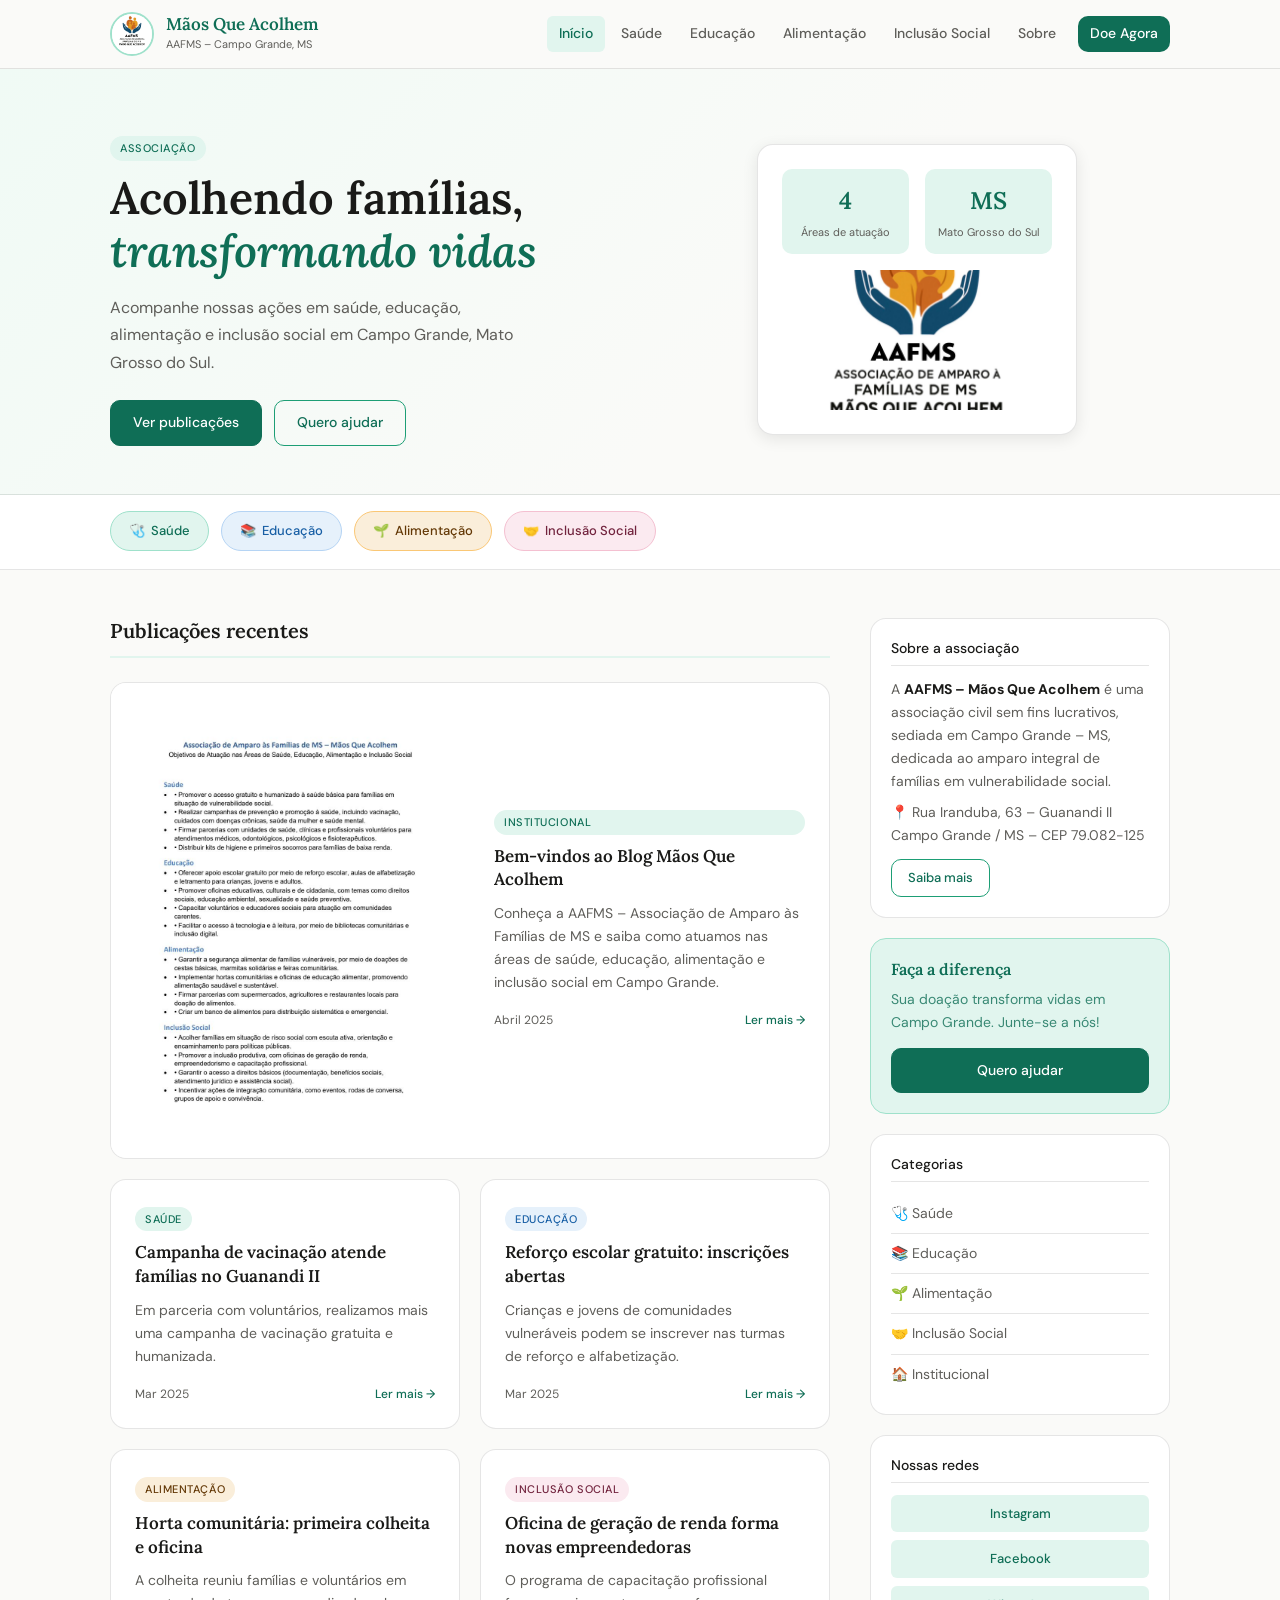
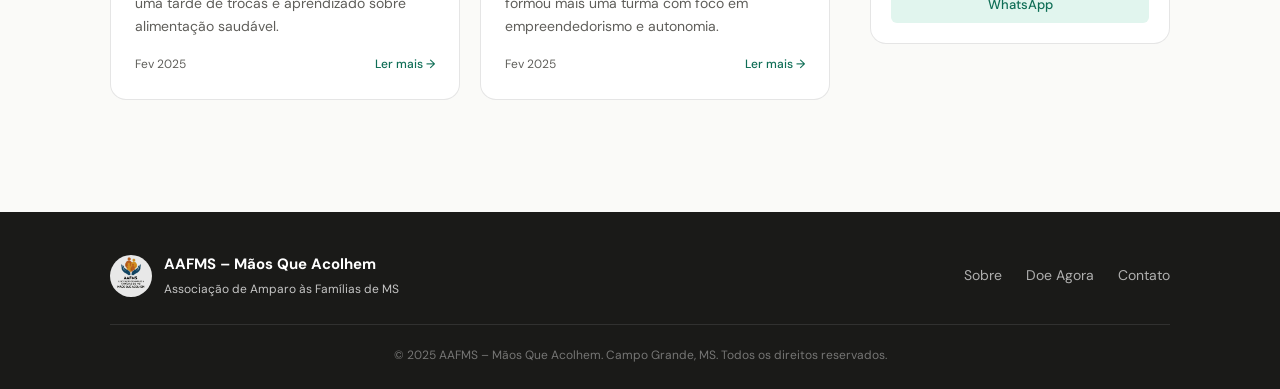
<file: index.html>
<!DOCTYPE html>
<html lang="pt-BR">
<head>
  <meta charset="UTF-8" />
  <meta name="viewport" content="width=device-width, initial-scale=1.0" />
  <title>Mãos Que Acolhem – Blog AAFMS</title>
  <meta name="description" content="Blog oficial da Associação de Amparo às Famílias de MS – Mãos Que Acolhem. Acompanhe nossas ações em saúde, educação, alimentação e inclusão social em Campo Grande, MS." />
  <meta property="og:title" content="Mãos Que Acolhem – Blog AAFMS" />
  <meta property="og:description" content="Transformando vidas em Campo Grande, MS." />
  <meta property="og:image" content="assets/img/logo.jpeg" />
  <link rel="icon" href="assets/img/logo.jpeg" type="image/jpeg" />
  <link rel="preconnect" href="https://fonts.googleapis.com" />
  <link href="https://fonts.googleapis.com/css2?family=Lora:ital,wght@0,400;0,600;1,400&family=DM+Sans:opsz,wght@9..40,400;9..40,500&display=swap" rel="stylesheet" />
  <link rel="stylesheet" href="assets/css/style.css" />
</head>
<body>

  <!-- HEADER -->
  <header class="site-header">
    <div class="container">
      <div class="header-inner">
        <a href="index.html" class="brand">
          <img src="assets/img/logo.jpeg" alt="Logo Mãos Que Acolhem" class="brand-logo" />
          <div>
            <span class="brand-name">Mãos Que Acolhem</span>
            <span class="brand-sub">AAFMS – Campo Grande, MS</span>
          </div>
        </a>
        <button class="menu-toggle" id="menuToggle" aria-label="Menu">
          <span></span><span></span><span></span>
        </button>
        <nav class="main-nav" id="mainNav">
          <a href="index.html" class="nav-link active">Início</a>
          <a href="categoria.html?cat=saude" class="nav-link">Saúde</a>
          <a href="categoria.html?cat=educacao" class="nav-link">Educação</a>
          <a href="categoria.html?cat=alimentacao" class="nav-link">Alimentação</a>
          <a href="categoria.html?cat=inclusao" class="nav-link">Inclusão Social</a>
          <a href="sobre.html" class="nav-link">Sobre</a>
          <a href="doe.html" class="nav-link nav-cta">Doe Agora</a>
        </nav>
      </div>
    </div>
  </header>

  <!-- HERO -->
  <section class="hero">
    <div class="container">
      <div class="hero-inner">
        <div class="hero-text">
          <span class="tag tag-verde">Associação</span>
          <h1>Acolhendo famílias,<br/><em>transformando vidas</em></h1>
          <p>Acompanhe nossas ações em saúde, educação, alimentação e inclusão social em Campo Grande, Mato Grosso do Sul.</p>
          <div class="hero-actions">
            <a href="#posts" class="btn btn-primary">Ver publicações</a>
            <a href="doe.html" class="btn btn-outline">Quero ajudar</a>
          </div>
        </div>
        <div class="hero-visual">
          <div class="hero-card">
            <div class="hero-stats">
              <div class="stat">
                <span class="stat-num">4</span>
                <span class="stat-label">Áreas de atuação</span>
              </div>
              <div class="stat">
                <span class="stat-num">MS</span>
                <span class="stat-label">Mato Grosso do Sul</span>
              </div>
            </div>
            <img src="assets/img/logo.jpeg" alt="Mãos Que Acolhem" class="hero-img" />
          </div>
        </div>
      </div>
    </div>
  </section>

  <!-- AREAS -->
  <section class="areas-strip">
    <div class="container">
      <div class="areas-grid">
        <a href="categoria.html?cat=saude" class="area-chip area-saude">
          <span class="area-icon">🩺</span> Saúde
        </a>
        <a href="categoria.html?cat=educacao" class="area-chip area-educacao">
          <span class="area-icon">📚</span> Educação
        </a>
        <a href="categoria.html?cat=alimentacao" class="area-chip area-alimentacao">
          <span class="area-icon">🌱</span> Alimentação
        </a>
        <a href="categoria.html?cat=inclusao" class="area-chip area-inclusao">
          <span class="area-icon">🤝</span> Inclusão Social
        </a>
      </div>
    </div>
  </section>

  <!-- POSTS -->
  <main class="main-content" id="posts">
    <div class="container">
      <div class="content-layout">
        <div class="posts-col">
          <h2 class="section-title">Publicações recentes</h2>

          <article class="post-card post-featured">
            <div class="post-img-wrap">
              <img src="assets/img/objetivos.jpeg" alt="Objetivos da associação" class="post-img" />
            </div>
            <div class="post-body">
              <span class="tag tag-verde">Institucional</span>
              <h3><a href="posts/bem-vindos.html">Bem-vindos ao Blog Mãos Que Acolhem</a></h3>
              <p>Conheça a AAFMS – Associação de Amparo às Famílias de MS e saiba como atuamos nas áreas de saúde, educação, alimentação e inclusão social em Campo Grande.</p>
              <div class="post-footer">
                <span class="post-date">Abril 2025</span>
                <a href="posts/bem-vindos.html" class="post-read">Ler mais →</a>
              </div>
            </div>
          </article>

          <div class="posts-mini-grid">

            <article class="post-card">
              <div class="post-body">
                <span class="tag tag-saude">Saúde</span>
                <h3><a href="posts/campanha-vacinacao.html">Campanha de vacinação atende famílias no Guanandi II</a></h3>
                <p>Em parceria com voluntários, realizamos mais uma campanha de vacinação gratuita e humanizada.</p>
                <div class="post-footer">
                  <span class="post-date">Mar 2025</span>
                  <a href="posts/campanha-vacinacao.html" class="post-read">Ler mais →</a>
                </div>
              </div>
            </article>

            <article class="post-card">
              <div class="post-body">
                <span class="tag tag-educacao">Educação</span>
                <h3><a href="posts/reforco-escolar.html">Reforço escolar gratuito: inscrições abertas</a></h3>
                <p>Crianças e jovens de comunidades vulneráveis podem se inscrever nas turmas de reforço e alfabetização.</p>
                <div class="post-footer">
                  <span class="post-date">Mar 2025</span>
                  <a href="posts/reforco-escolar.html" class="post-read">Ler mais →</a>
                </div>
              </div>
            </article>

            <article class="post-card">
              <div class="post-body">
                <span class="tag tag-alimentacao">Alimentação</span>
                <h3><a href="posts/horta-comunitaria.html">Horta comunitária: primeira colheita e oficina</a></h3>
                <p>A colheita reuniu famílias e voluntários em uma tarde de trocas e aprendizado sobre alimentação saudável.</p>
                <div class="post-footer">
                  <span class="post-date">Fev 2025</span>
                  <a href="posts/horta-comunitaria.html" class="post-read">Ler mais →</a>
                </div>
              </div>
            </article>

            <article class="post-card">
              <div class="post-body">
                <span class="tag tag-inclusao">Inclusão Social</span>
                <h3><a href="posts/oficina-renda.html">Oficina de geração de renda forma novas empreendedoras</a></h3>
                <p>O programa de capacitação profissional formou mais uma turma com foco em empreendedorismo e autonomia.</p>
                <div class="post-footer">
                  <span class="post-date">Fev 2025</span>
                  <a href="posts/oficina-renda.html" class="post-read">Ler mais →</a>
                </div>
              </div>
            </article>

          </div>
        </div>

        <!-- SIDEBAR -->
        <aside class="sidebar">
          <div class="widget">
            <h4 class="widget-title">Sobre a associação</h4>
            <p>A <strong>AAFMS – Mãos Que Acolhem</strong> é uma associação civil sem fins lucrativos, sediada em Campo Grande – MS, dedicada ao amparo integral de famílias em vulnerabilidade social.</p>
            <p style="margin-top:8px;">📍 Rua Iranduba, 63 – Guanandi II<br/>Campo Grande / MS – CEP 79.082-125</p>
            <a href="sobre.html" class="btn btn-outline btn-sm" style="margin-top:12px; display:inline-block;">Saiba mais</a>
          </div>

          <div class="widget widget-cta">
            <h4>Faça a diferença</h4>
            <p>Sua doação transforma vidas em Campo Grande. Junte-se a nós!</p>
            <a href="doe.html" class="btn btn-primary btn-full">Quero ajudar</a>
          </div>

          <div class="widget">
            <h4 class="widget-title">Categorias</h4>
            <ul class="cat-list">
              <li><a href="categoria.html?cat=saude">🩺 Saúde</a></li>
              <li><a href="categoria.html?cat=educacao">📚 Educação</a></li>
              <li><a href="categoria.html?cat=alimentacao">🌱 Alimentação</a></li>
              <li><a href="categoria.html?cat=inclusao">🤝 Inclusão Social</a></li>
              <li><a href="categoria.html?cat=institucional">🏠 Institucional</a></li>
            </ul>
          </div>

          <div class="widget">
            <h4 class="widget-title">Nossas redes</h4>
            <div class="social-links">
              <a href="https://www.instagram.com/aaf.ms/" class="social-link">Instagram</a>
              <a href="#" class="social-link">Facebook</a>
              <a href="#" class="social-link">WhatsApp</a>
            </div>
          </div>
        </aside>
      </div>
    </div>
  </main>

  <!-- FOOTER -->
  <footer class="site-footer">
    <div class="container">
      <div class="footer-inner">
        <div class="footer-brand">
          <img src="assets/img/logo.jpeg" alt="Logo" class="footer-logo" />
          <div>
            <strong>AAFMS – Mãos Que Acolhem</strong>
            <p>Associação de Amparo às Famílias de MS</p>
          </div>
        </div>
        <div class="footer-links">
          <a href="sobre.html">Sobre</a>
          <a href="doe.html">Doe Agora</a>
          <a href="contato.html">Contato</a>
        </div>
      </div>
      <div class="footer-bottom">
        <p>© 2025 AAFMS – Mãos Que Acolhem. Campo Grande, MS. Todos os direitos reservados.</p>
      </div>
    </div>
  </footer>

  <script src="assets/js/main.js"></script>
</body>
</html>
</file>
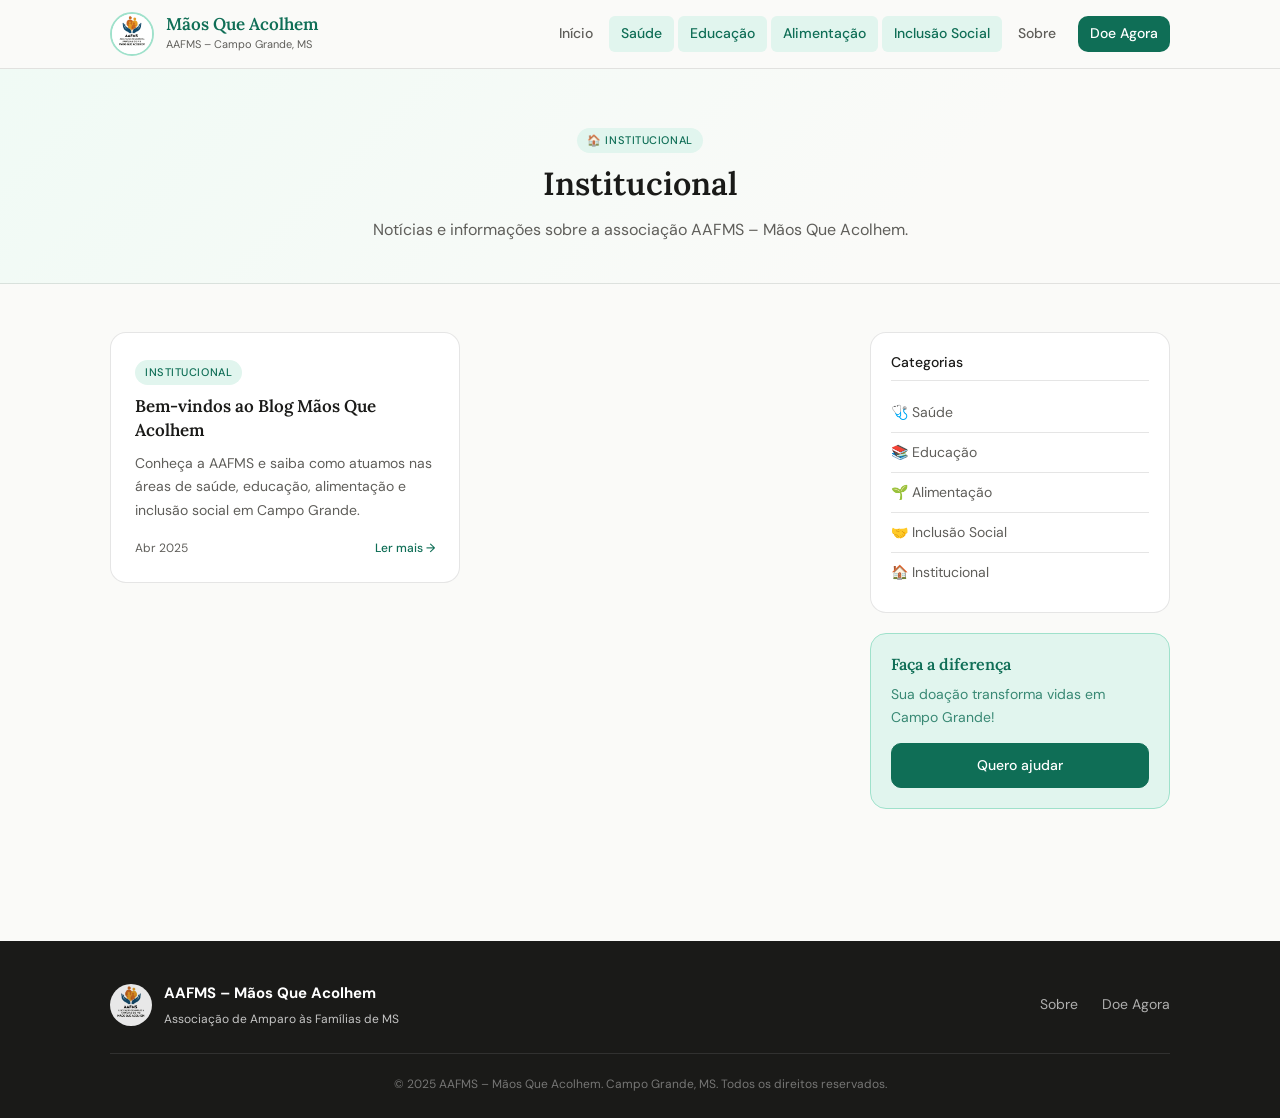
<file: categoria.html>
<!DOCTYPE html>
<html lang="pt-BR">
<head>
  <meta charset="UTF-8" />
  <meta name="viewport" content="width=device-width, initial-scale=1.0" />
  <title>Categoria – Mãos Que Acolhem</title>
  <link rel="icon" href="assets/img/logo.jpeg" type="image/jpeg" />
  <link rel="preconnect" href="https://fonts.googleapis.com" />
  <link href="https://fonts.googleapis.com/css2?family=Lora:ital,wght@0,400;0,600;1,400&family=DM+Sans:opsz,wght@9..40,400;9..40,500&display=swap" rel="stylesheet" />
  <link rel="stylesheet" href="assets/css/style.css" />
</head>
<body>

  <header class="site-header">
    <div class="container">
      <div class="header-inner">
        <a href="index.html" class="brand">
          <img src="assets/img/logo.jpeg" alt="Logo Mãos Que Acolhem" class="brand-logo" />
          <div>
            <span class="brand-name">Mãos Que Acolhem</span>
            <span class="brand-sub">AAFMS – Campo Grande, MS</span>
          </div>
        </a>
        <button class="menu-toggle" id="menuToggle" aria-label="Menu">
          <span></span><span></span><span></span>
        </button>
        <nav class="main-nav" id="mainNav">
          <a href="index.html" class="nav-link">Início</a>
          <a href="categoria.html?cat=saude" class="nav-link" data-cat="saude">Saúde</a>
          <a href="categoria.html?cat=educacao" class="nav-link" data-cat="educacao">Educação</a>
          <a href="categoria.html?cat=alimentacao" class="nav-link" data-cat="alimentacao">Alimentação</a>
          <a href="categoria.html?cat=inclusao" class="nav-link" data-cat="inclusao">Inclusão Social</a>
          <a href="sobre.html" class="nav-link">Sobre</a>
          <a href="doe.html" class="nav-link nav-cta">Doe Agora</a>
        </nav>
      </div>
    </div>
  </header>

  <section class="page-hero" id="catHero">
    <div class="container">
      <span class="tag" id="catTag">Categoria</span>
      <h1 id="catTitle">Publicações</h1>
      <p id="catDesc">Veja todos os posts desta categoria.</p>
    </div>
  </section>

  <main class="main-content">
    <div class="container">
      <div class="content-layout">
        <div class="posts-col">
          <div class="posts-mini-grid" id="postsList"></div>
          <p id="emptyMsg" style="display:none; color:var(--text-muted); font-size:15px; margin-top:1rem;">
            Nenhuma publicação encontrada nesta categoria ainda. Volte em breve!
          </p>
        </div>

        <aside class="sidebar">
          <div class="widget">
            <h4 class="widget-title">Categorias</h4>
            <ul class="cat-list">
              <li><a href="categoria.html?cat=saude">🩺 Saúde</a></li>
              <li><a href="categoria.html?cat=educacao">📚 Educação</a></li>
              <li><a href="categoria.html?cat=alimentacao">🌱 Alimentação</a></li>
              <li><a href="categoria.html?cat=inclusao">🤝 Inclusão Social</a></li>
              <li><a href="categoria.html?cat=institucional">🏠 Institucional</a></li>
            </ul>
          </div>
          <div class="widget widget-cta">
            <h4>Faça a diferença</h4>
            <p>Sua doação transforma vidas em Campo Grande!</p>
            <a href="doe.html" class="btn btn-primary btn-full">Quero ajudar</a>
          </div>
        </aside>
      </div>
    </div>
  </main>

  <footer class="site-footer">
    <div class="container">
      <div class="footer-inner">
        <div class="footer-brand">
          <img src="assets/img/logo.jpeg" alt="Logo" class="footer-logo" />
          <div>
            <strong>AAFMS – Mãos Que Acolhem</strong>
            <p>Associação de Amparo às Famílias de MS</p>
          </div>
        </div>
        <div class="footer-links">
          <a href="sobre.html">Sobre</a>
          <a href="doe.html">Doe Agora</a>
        </div>
      </div>
      <div class="footer-bottom">
        <p>© 2025 AAFMS – Mãos Que Acolhem. Campo Grande, MS. Todos os direitos reservados.</p>
      </div>
    </div>
  </footer>

  <script src="assets/js/main.js"></script>
  <script>
    const cats = {
      saude: {
        label: "Saúde",
        tag: "tag-saude",
        emoji: "🩺",
        desc: "Campanhas de prevenção, atendimentos voluntários e ações de promoção à saúde.",
        posts: [
          {
            title: "Campanha de vacinação atende famílias no Guanandi II",
            excerpt: "Em parceria com voluntários, realizamos mais uma campanha de vacinação gratuita e humanizada para famílias em situação de vulnerabilidade.",
            date: "Mar 2025",
            url: "posts/campanha-vacinacao.html"
          }
        ]
      },
      educacao: {
        label: "Educação",
        tag: "tag-educacao",
        emoji: "📚",
        desc: "Reforço escolar, alfabetização, inclusão digital e oficinas de cidadania.",
        posts: [
          {
            title: "Reforço escolar gratuito: inscrições abertas",
            excerpt: "Crianças e jovens de comunidades vulneráveis podem se inscrever nas turmas de reforço e alfabetização para o 2º semestre.",
            date: "Mar 2025",
            url: "posts/reforco-escolar.html"
          }
        ]
      },
      alimentacao: {
        label: "Alimentação",
        tag: "tag-alimentacao",
        emoji: "🌱",
        desc: "Cestas básicas, marmitas solidárias, hortas comunitárias e banco de alimentos.",
        posts: [
          {
            title: "Horta comunitária: primeira colheita e oficina",
            excerpt: "A colheita reuniu famílias e voluntários em uma tarde de trocas e aprendizado sobre alimentação saudável e sustentável.",
            date: "Fev 2025",
            url: "posts/horta-comunitaria.html"
          }
        ]
      },
      inclusao: {
        label: "Inclusão Social",
        tag: "tag-inclusao",
        emoji: "🤝",
        desc: "Acolhimento, acesso a direitos, geração de renda e integração comunitária.",
        posts: [
          {
            title: "Oficina de geração de renda forma novas empreendedoras",
            excerpt: "O programa de capacitação profissional formou mais uma turma com foco em empreendedorismo e autonomia para famílias atendidas.",
            date: "Fev 2025",
            url: "posts/oficina-renda.html"
          }
        ]
      },
      institucional: {
        label: "Institucional",
        tag: "tag-verde",
        emoji: "🏠",
        desc: "Notícias e informações sobre a associação AAFMS – Mãos Que Acolhem.",
        posts: [
          {
            title: "Bem-vindos ao Blog Mãos Que Acolhem",
            excerpt: "Conheça a AAFMS e saiba como atuamos nas áreas de saúde, educação, alimentação e inclusão social em Campo Grande.",
            date: "Abr 2025",
            url: "posts/bem-vindos.html"
          }
        ]
      }
    };

    const params = new URLSearchParams(window.location.search);
    const cat = params.get("cat") || "institucional";
    const data = cats[cat] || cats["institucional"];

    // Update page title
    document.title = data.label + " – Mãos Que Acolhem";

    // Update hero
    document.getElementById("catTag").textContent = data.emoji + " " + data.label;
    document.getElementById("catTag").className = "tag " + data.tag;
    document.getElementById("catTitle").textContent = data.label;
    document.getElementById("catDesc").textContent = data.desc;

    // Highlight active nav
    document.querySelectorAll(".nav-link[data-cat]").forEach(link => {
      if (link.dataset.cat === cat) link.classList.add("active");
    });

    // Render posts
    const list = document.getElementById("postsList");
    const empty = document.getElementById("emptyMsg");

    if (data.posts.length === 0) {
      empty.style.display = "block";
    } else {
      data.posts.forEach(post => {
        const card = document.createElement("article");
        card.className = "post-card";
        card.innerHTML = `
          <div class="post-body">
            <span class="tag ${data.tag}">${data.label}</span>
            <h3><a href="${post.url}">${post.title}</a></h3>
            <p>${post.excerpt}</p>
            <div class="post-footer">
              <span class="post-date">${post.date}</span>
              <a href="${post.url}" class="post-read">Ler mais →</a>
            </div>
          </div>
        `;
        list.appendChild(card);
      });
    }
  </script>
</body>
</html>
</file>
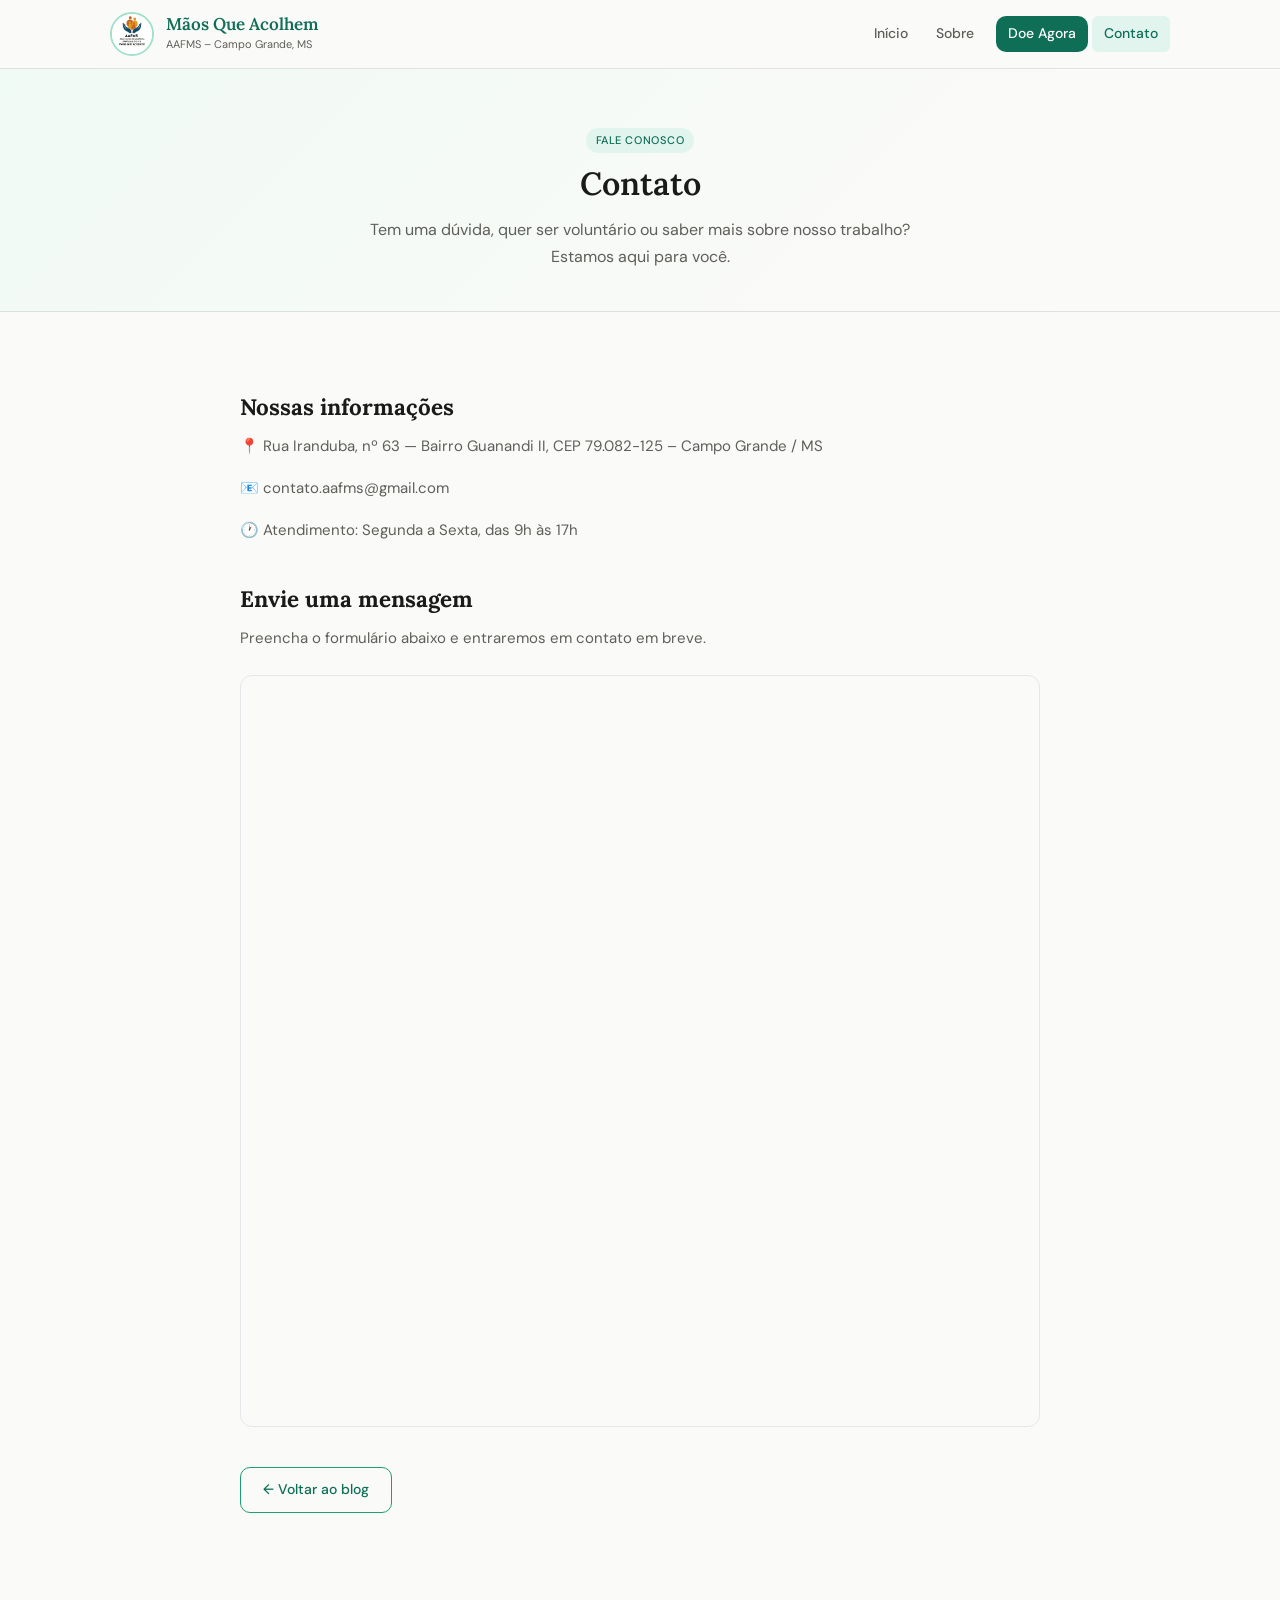
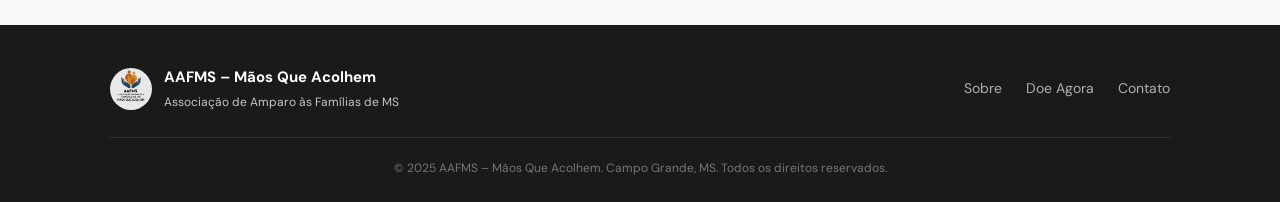
<file: contato.html>
<!DOCTYPE html>
<html lang="pt-BR">
<head>
  <meta charset="UTF-8" />
  <meta name="viewport" content="width=device-width, initial-scale=1.0" />
  <title>Contato – Mãos Que Acolhem</title>
  <link rel="icon" href="assets/img/logo.jpeg" type="image/jpeg" />
  <link rel="preconnect" href="https://fonts.googleapis.com" />
  <link href="https://fonts.googleapis.com/css2?family=Lora:ital,wght@0,400;0,600;1,400&family=DM+Sans:opsz,wght@9..40,400;9..40,500&display=swap" rel="stylesheet" />
  <link rel="stylesheet" href="assets/css/style.css" />
</head>
<body>

  <!-- ── CABEÇALHO (igual às outras páginas) ── -->
  <header class="site-header">
    <div class="container">
      <div class="header-inner">
        <a href="index.html" class="brand">
          <img src="assets/img/logo.jpeg" alt="Logo" class="brand-logo" />
          <div>
            <span class="brand-name">Mãos Que Acolhem</span>
            <span class="brand-sub">AAFMS – Campo Grande, MS</span>
          </div>
        </a>
        <button class="menu-toggle" id="menuToggle"><span></span><span></span><span></span></button>
        <nav class="main-nav" id="mainNav">
          <a href="index.html" class="nav-link">Início</a>
          <a href="sobre.html" class="nav-link">Sobre</a>
          <a href="doe.html" class="nav-link nav-cta">Doe Agora</a>
          <a href="contato.html" class="nav-link active">Contato</a>
        </nav>
      </div>
    </div>
  </header>

  <!-- ── HERO ── -->
  <section class="page-hero">
    <div class="container">
      <span class="tag tag-verde">Fale conosco</span>
      <h1>Contato</h1>
      <p>Tem uma dúvida, quer ser voluntário ou saber mais sobre nosso trabalho? Estamos aqui para você.</p>
    </div>
  </section>

  <!-- ── CONTEÚDO ── -->
  <main>
    <div class="container">
      <div class="page-content">

        <h2>Nossas informações</h2>

        <p>📍 Rua Iranduba, nº 63 — Bairro Guanandi II, CEP 79.082-125 – Campo Grande / MS</p>
        <p style="margin-top: 8px;">📧 <a href="mailto:contato.aafms@gmail.com">contato.aafms@gmail.com</a></p>
        <p style="margin-top: 8px;">🕐 Atendimento: Segunda a Sexta, das 9h às 17h</p>

        <h2 style="margin-top: 2.5rem;">Envie uma mensagem</h2>
        <p>Preencha o formulário abaixo e entraremos em contato em breve.</p>

        <!-- Google Forms incorporado -->
        <div style="margin-top: 1.5rem; border-radius: 12px; overflow: hidden; border: 1px solid #e5e7eb;">
          <iframe
            src="https://docs.google.com/forms/d/e/1FAIpQLSfHxe1I5l0ToAs2nTQdlKzZ2XOa4jIKujYV4MEskty6zAwSiQ/viewform?embedded=true"
            width="100%"
            height="750"
            frameborder="0"
            marginheight="0"
            marginwidth="0"
            style="display:block;">
            Carregando…
          </iframe>
        </div>

        <div style="margin-top: 2.5rem;">
          <a href="index.html" class="btn btn-outline">← Voltar ao blog</a>
        </div>

      </div>
    </div>
  </main>

  <!-- ── RODAPÉ (igual às outras páginas) ── -->
  <footer class="site-footer">
    <div class="container">
      <div class="footer-inner">
        <div class="footer-brand">
          <img src="assets/img/logo.jpeg" alt="Logo" class="footer-logo" />
          <div>
            <strong>AAFMS – Mãos Que Acolhem</strong>
            <p>Associação de Amparo às Famílias de MS</p>
          </div>
        </div>
        <div class="footer-links">
          <a href="sobre.html">Sobre</a>
          <a href="doe.html">Doe Agora</a>
          <a href="contato.html">Contato</a>
        </div>
      </div>
      <div class="footer-bottom">
        <p>© 2025 AAFMS – Mãos Que Acolhem. Campo Grande, MS. Todos os direitos reservados.</p>
      </div>
    </div>
  </footer>

  <script src="assets/js/main.js"></script>
</body>
</html>
</file>
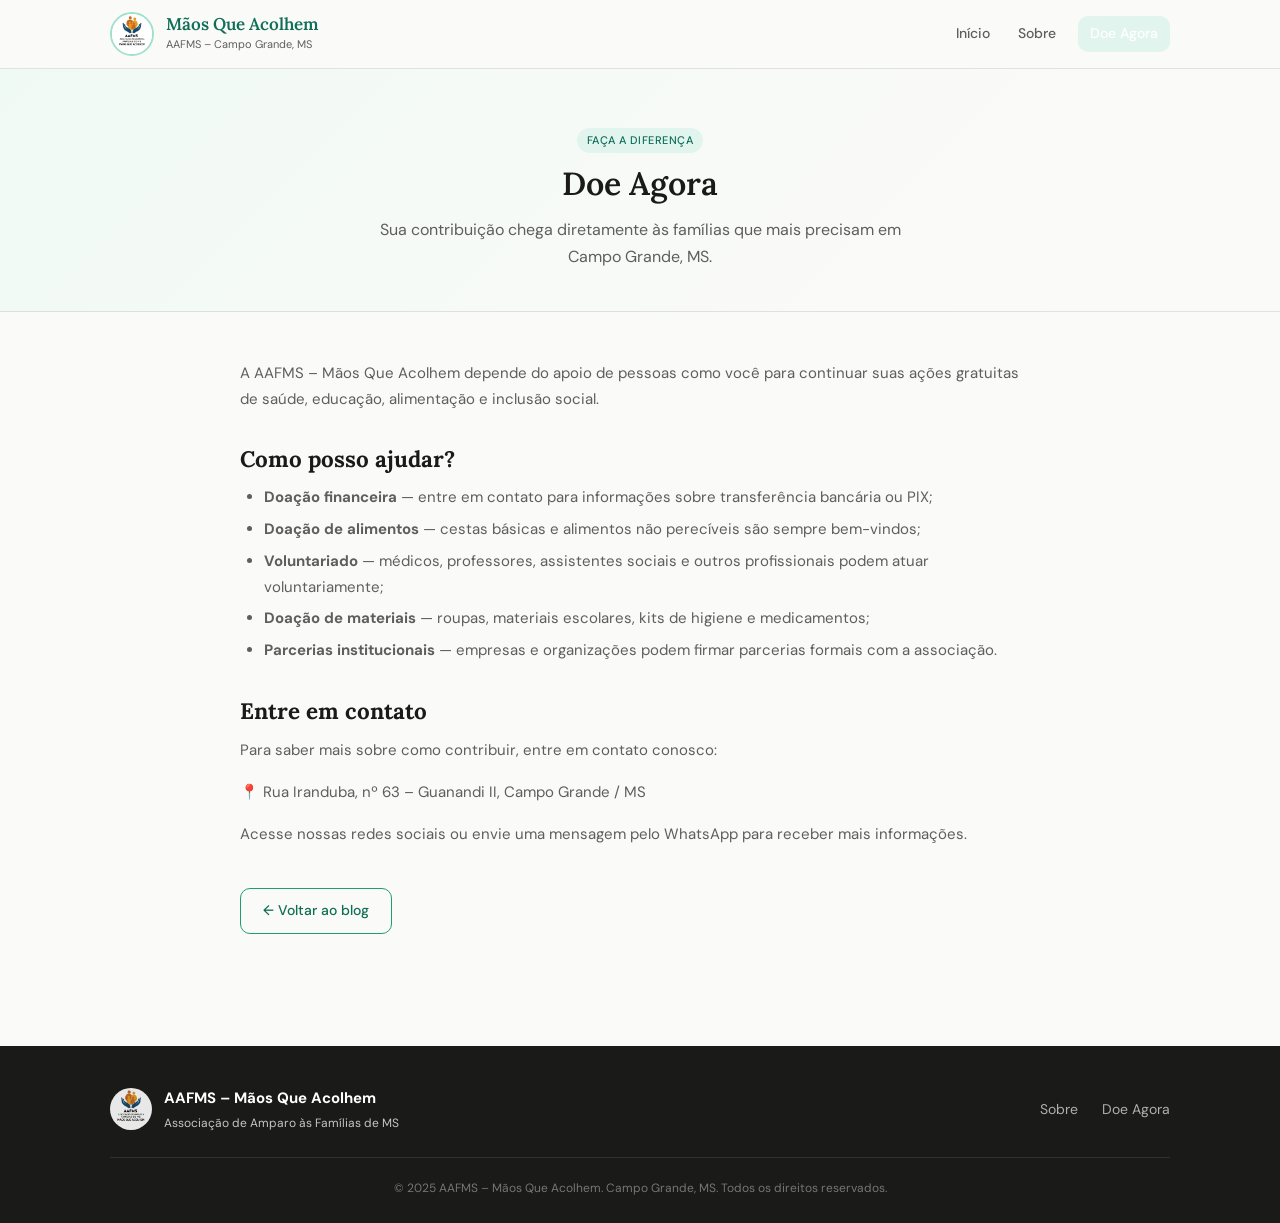
<file: doe.html>
<!DOCTYPE html>
<html lang="pt-BR">
<head>
  <meta charset="UTF-8" />
  <meta name="viewport" content="width=device-width, initial-scale=1.0" />
  <title>Doe Agora – Mãos Que Acolhem</title>
  <link rel="icon" href="assets/img/logo.jpeg" type="image/jpeg" />
  <link rel="preconnect" href="https://fonts.googleapis.com" />
  <link href="https://fonts.googleapis.com/css2?family=Lora:ital,wght@0,400;0,600;1,400&family=DM+Sans:opsz,wght@9..40,400;9..40,500&display=swap" rel="stylesheet" />
  <link rel="stylesheet" href="assets/css/style.css" />
</head>
<body>

  <header class="site-header">
    <div class="container">
      <div class="header-inner">
        <a href="index.html" class="brand">
          <img src="assets/img/logo.jpeg" alt="Logo" class="brand-logo" />
          <div>
            <span class="brand-name">Mãos Que Acolhem</span>
            <span class="brand-sub">AAFMS – Campo Grande, MS</span>
          </div>
        </a>
        <button class="menu-toggle" id="menuToggle"><span></span><span></span><span></span></button>
        <nav class="main-nav" id="mainNav">
          <a href="index.html" class="nav-link">Início</a>
          <a href="sobre.html" class="nav-link">Sobre</a>
          <a href="doe.html" class="nav-link nav-cta active">Doe Agora</a>
        </nav>
      </div>
    </div>
  </header>

  <section class="page-hero">
    <div class="container">
      <span class="tag tag-verde">Faça a diferença</span>
      <h1>Doe Agora</h1>
      <p>Sua contribuição chega diretamente às famílias que mais precisam em Campo Grande, MS.</p>
    </div>
  </section>

  <main>
    <div class="container">
      <div class="page-content">

        <p>A AAFMS – Mãos Que Acolhem depende do apoio de pessoas como você para continuar suas ações gratuitas de saúde, educação, alimentação e inclusão social.</p>

        <h2>Como posso ajudar?</h2>
        <ul>
          <li><strong>Doação financeira</strong> — entre em contato para informações sobre transferência bancária ou PIX;</li>
          <li><strong>Doação de alimentos</strong> — cestas básicas e alimentos não perecíveis são sempre bem-vindos;</li>
          <li><strong>Voluntariado</strong> — médicos, professores, assistentes sociais e outros profissionais podem atuar voluntariamente;</li>
          <li><strong>Doação de materiais</strong> — roupas, materiais escolares, kits de higiene e medicamentos;</li>
          <li><strong>Parcerias institucionais</strong> — empresas e organizações podem firmar parcerias formais com a associação.</li>
        </ul>

        <h2>Entre em contato</h2>
        <p>Para saber mais sobre como contribuir, entre em contato conosco:</p>
        <p>📍 Rua Iranduba, nº 63 – Guanandi II, Campo Grande / MS</p>
        <p style="margin-top: 8px;">Acesse nossas redes sociais ou envie uma mensagem pelo WhatsApp para receber mais informações.</p>

        <div style="margin-top: 2.5rem;">
          <a href="index.html" class="btn btn-outline">← Voltar ao blog</a>
        </div>
      </div>
    </div>
  </main>

  <footer class="site-footer">
    <div class="container">
      <div class="footer-inner">
        <div class="footer-brand">
          <img src="assets/img/logo.jpeg" alt="Logo" class="footer-logo" />
          <div>
            <strong>AAFMS – Mãos Que Acolhem</strong>
            <p>Associação de Amparo às Famílias de MS</p>
          </div>
        </div>
        <div class="footer-links">
          <a href="sobre.html">Sobre</a>
          <a href="doe.html">Doe Agora</a>
        </div>
      </div>
      <div class="footer-bottom">
        <p>© 2025 AAFMS – Mãos Que Acolhem. Campo Grande, MS. Todos os direitos reservados.</p>
      </div>
    </div>
  </footer>

  <script src="assets/js/main.js"></script>
</body>
</html>
</file>
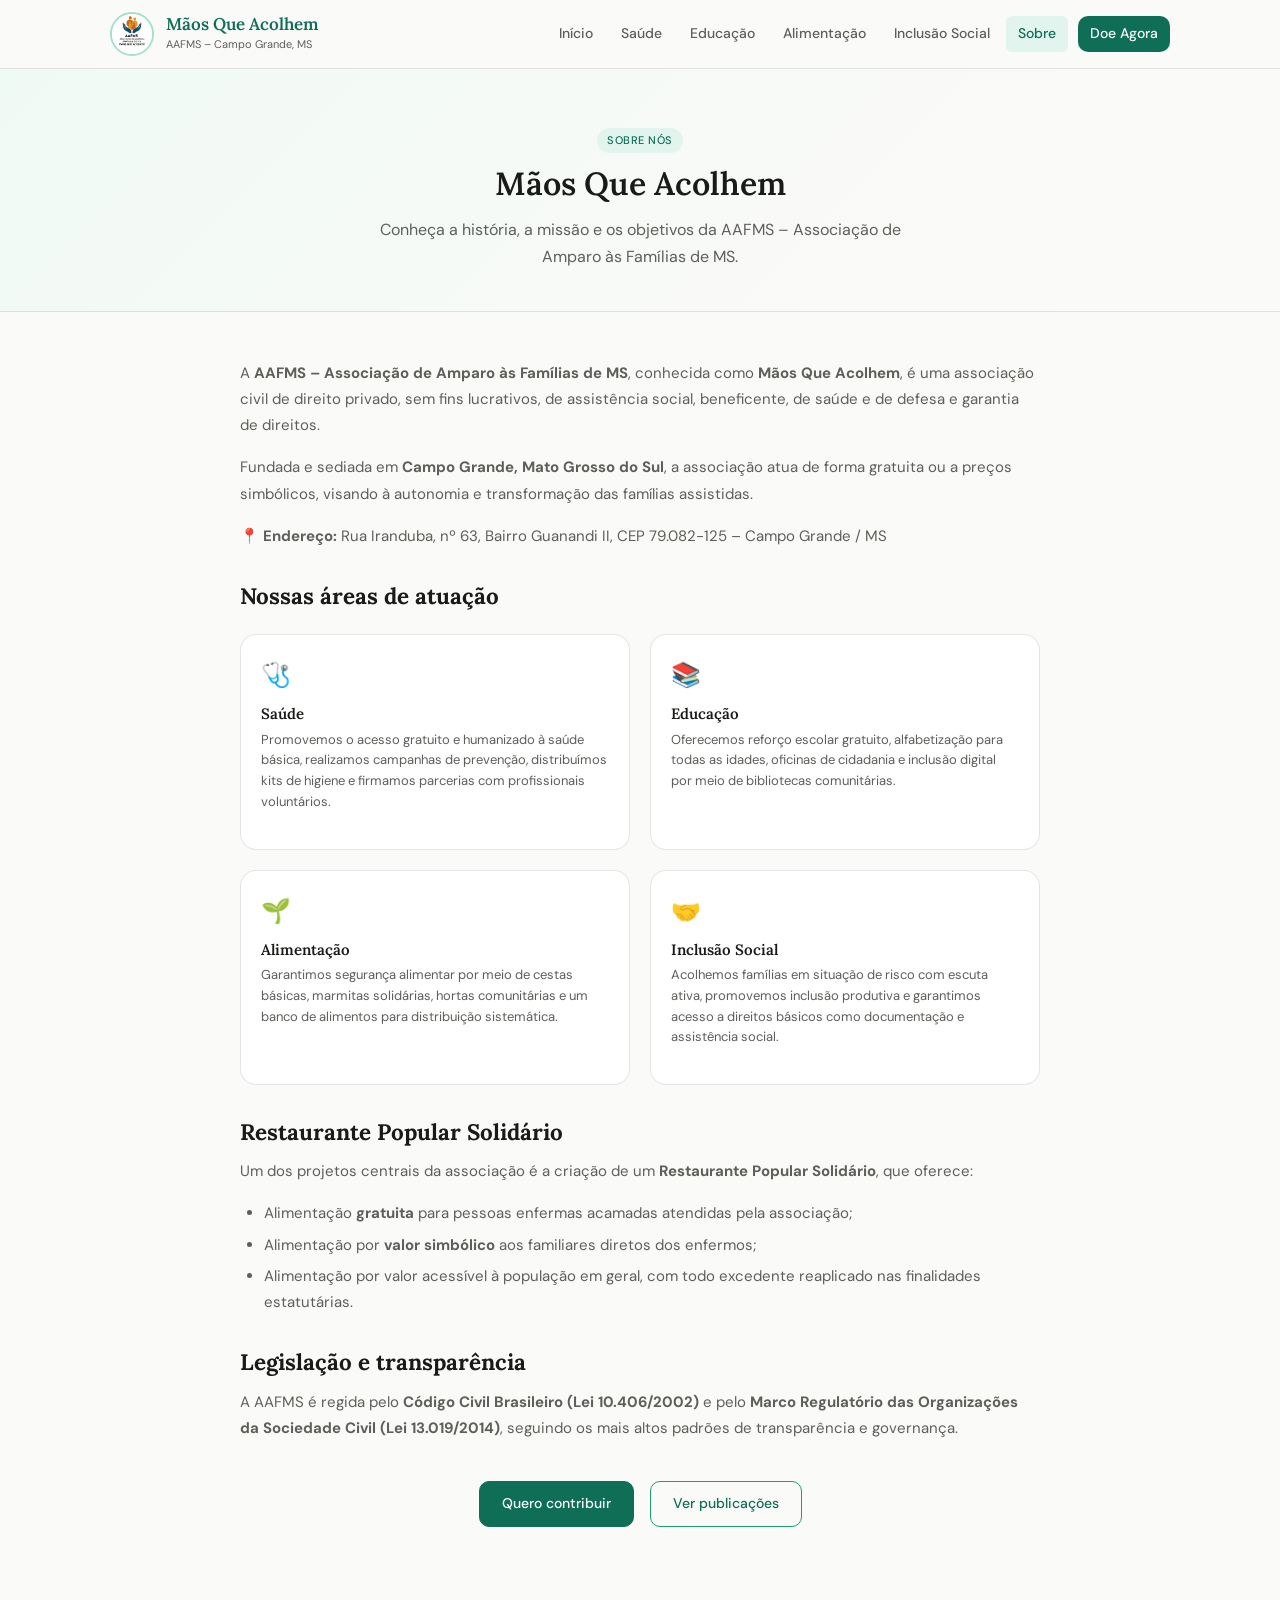
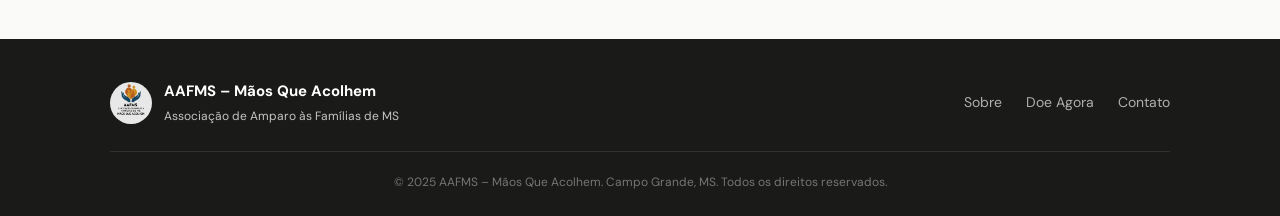
<file: sobre.html>
<!DOCTYPE html>
<html lang="pt-BR">
<head>
  <meta charset="UTF-8" />
  <meta name="viewport" content="width=device-width, initial-scale=1.0" />
  <title>Sobre – Mãos Que Acolhem</title>
  <link rel="icon" href="assets/img/logo.jpeg" type="image/jpeg" />
  <link rel="preconnect" href="https://fonts.googleapis.com" />
  <link href="https://fonts.googleapis.com/css2?family=Lora:ital,wght@0,400;0,600;1,400&family=DM+Sans:opsz,wght@9..40,400;9..40,500&display=swap" rel="stylesheet" />
  <link rel="stylesheet" href="assets/css/style.css" />
</head>
<body>

  <header class="site-header">
    <div class="container">
      <div class="header-inner">
        <a href="index.html" class="brand">
          <img src="assets/img/logo.jpeg" alt="Logo" class="brand-logo" />
          <div>
            <span class="brand-name">Mãos Que Acolhem</span>
            <span class="brand-sub">AAFMS – Campo Grande, MS</span>
          </div>
        </a>
        <button class="menu-toggle" id="menuToggle"><span></span><span></span><span></span></button>
        <nav class="main-nav" id="mainNav">
          <a href="index.html" class="nav-link">Início</a>
          <a href="categoria.html?cat=saude" class="nav-link">Saúde</a>
          <a href="categoria.html?cat=educacao" class="nav-link">Educação</a>
          <a href="categoria.html?cat=alimentacao" class="nav-link">Alimentação</a>
          <a href="categoria.html?cat=inclusao" class="nav-link">Inclusão Social</a>
          <a href="sobre.html" class="nav-link active">Sobre</a>
          <a href="doe.html" class="nav-link nav-cta">Doe Agora</a>
        </nav>
      </div>
    </div>
  </header>

  <section class="page-hero">
    <div class="container">
      <span class="tag tag-verde">Sobre nós</span>
      <h1>Mãos Que Acolhem</h1>
      <p>Conheça a história, a missão e os objetivos da AAFMS – Associação de Amparo às Famílias de MS.</p>
    </div>
  </section>

  <main>
    <div class="container">
      <div class="page-content">

        <p>A <strong>AAFMS – Associação de Amparo às Famílias de MS</strong>, conhecida como <strong>Mãos Que Acolhem</strong>, é uma associação civil de direito privado, sem fins lucrativos, de assistência social, beneficente, de saúde e de defesa e garantia de direitos.</p>
        <p>Fundada e sediada em <strong>Campo Grande, Mato Grosso do Sul</strong>, a associação atua de forma gratuita ou a preços simbólicos, visando à autonomia e transformação das famílias assistidas.</p>
        <p>📍 <strong>Endereço:</strong> Rua Iranduba, nº 63, Bairro Guanandi II, CEP 79.082-125 – Campo Grande / MS</p>

        <h2>Nossas áreas de atuação</h2>

        <div class="objetivos-grid">
          <div class="obj-card">
            <div class="obj-icon">🩺</div>
            <h3>Saúde</h3>
            <p>Promovemos o acesso gratuito e humanizado à saúde básica, realizamos campanhas de prevenção, distribuímos kits de higiene e firmamos parcerias com profissionais voluntários.</p>
          </div>
          <div class="obj-card">
            <div class="obj-icon">📚</div>
            <h3>Educação</h3>
            <p>Oferecemos reforço escolar gratuito, alfabetização para todas as idades, oficinas de cidadania e inclusão digital por meio de bibliotecas comunitárias.</p>
          </div>
          <div class="obj-card">
            <div class="obj-icon">🌱</div>
            <h3>Alimentação</h3>
            <p>Garantimos segurança alimentar por meio de cestas básicas, marmitas solidárias, hortas comunitárias e um banco de alimentos para distribuição sistemática.</p>
          </div>
          <div class="obj-card">
            <div class="obj-icon">🤝</div>
            <h3>Inclusão Social</h3>
            <p>Acolhemos famílias em situação de risco com escuta ativa, promovemos inclusão produtiva e garantimos acesso a direitos básicos como documentação e assistência social.</p>
          </div>
        </div>

        <h2>Restaurante Popular Solidário</h2>
        <p>Um dos projetos centrais da associação é a criação de um <strong>Restaurante Popular Solidário</strong>, que oferece:</p>
        <ul>
          <li>Alimentação <strong>gratuita</strong> para pessoas enfermas acamadas atendidas pela associação;</li>
          <li>Alimentação por <strong>valor simbólico</strong> aos familiares diretos dos enfermos;</li>
          <li>Alimentação por valor acessível à população em geral, com todo excedente reaplicado nas finalidades estatutárias.</li>
        </ul>

        <h2>Legislação e transparência</h2>
        <p>A AAFMS é regida pelo <strong>Código Civil Brasileiro (Lei 10.406/2002)</strong> e pelo <strong>Marco Regulatório das Organizações da Sociedade Civil (Lei 13.019/2014)</strong>, seguindo os mais altos padrões de transparência e governança.</p>

        <div style="margin-top: 2.5rem; text-align: center;">
          <a href="doe.html" class="btn btn-primary" style="margin-right: 12px;">Quero contribuir</a>
          <a href="index.html" class="btn btn-outline">Ver publicações</a>
        </div>
      </div>
    </div>
  </main>

  <footer class="site-footer">
    <div class="container">
      <div class="footer-inner">
        <div class="footer-brand">
          <img src="assets/img/logo.jpeg" alt="Logo" class="footer-logo" />
          <div>
            <strong>AAFMS – Mãos Que Acolhem</strong>
            <p>Associação de Amparo às Famílias de MS</p>
          </div>
        </div>
        <div class="footer-links">
          <a href="sobre.html">Sobre</a>
          <a href="doe.html">Doe Agora</a>
          <a href="contato.html">Contato</a>
        </div>
      </div>
      <div class="footer-bottom">
        <p>© 2025 AAFMS – Mãos Que Acolhem. Campo Grande, MS. Todos os direitos reservados.</p>
      </div>
    </div>
  </footer>

  <script src="assets/js/main.js"></script>
</body>
</html>
</file>
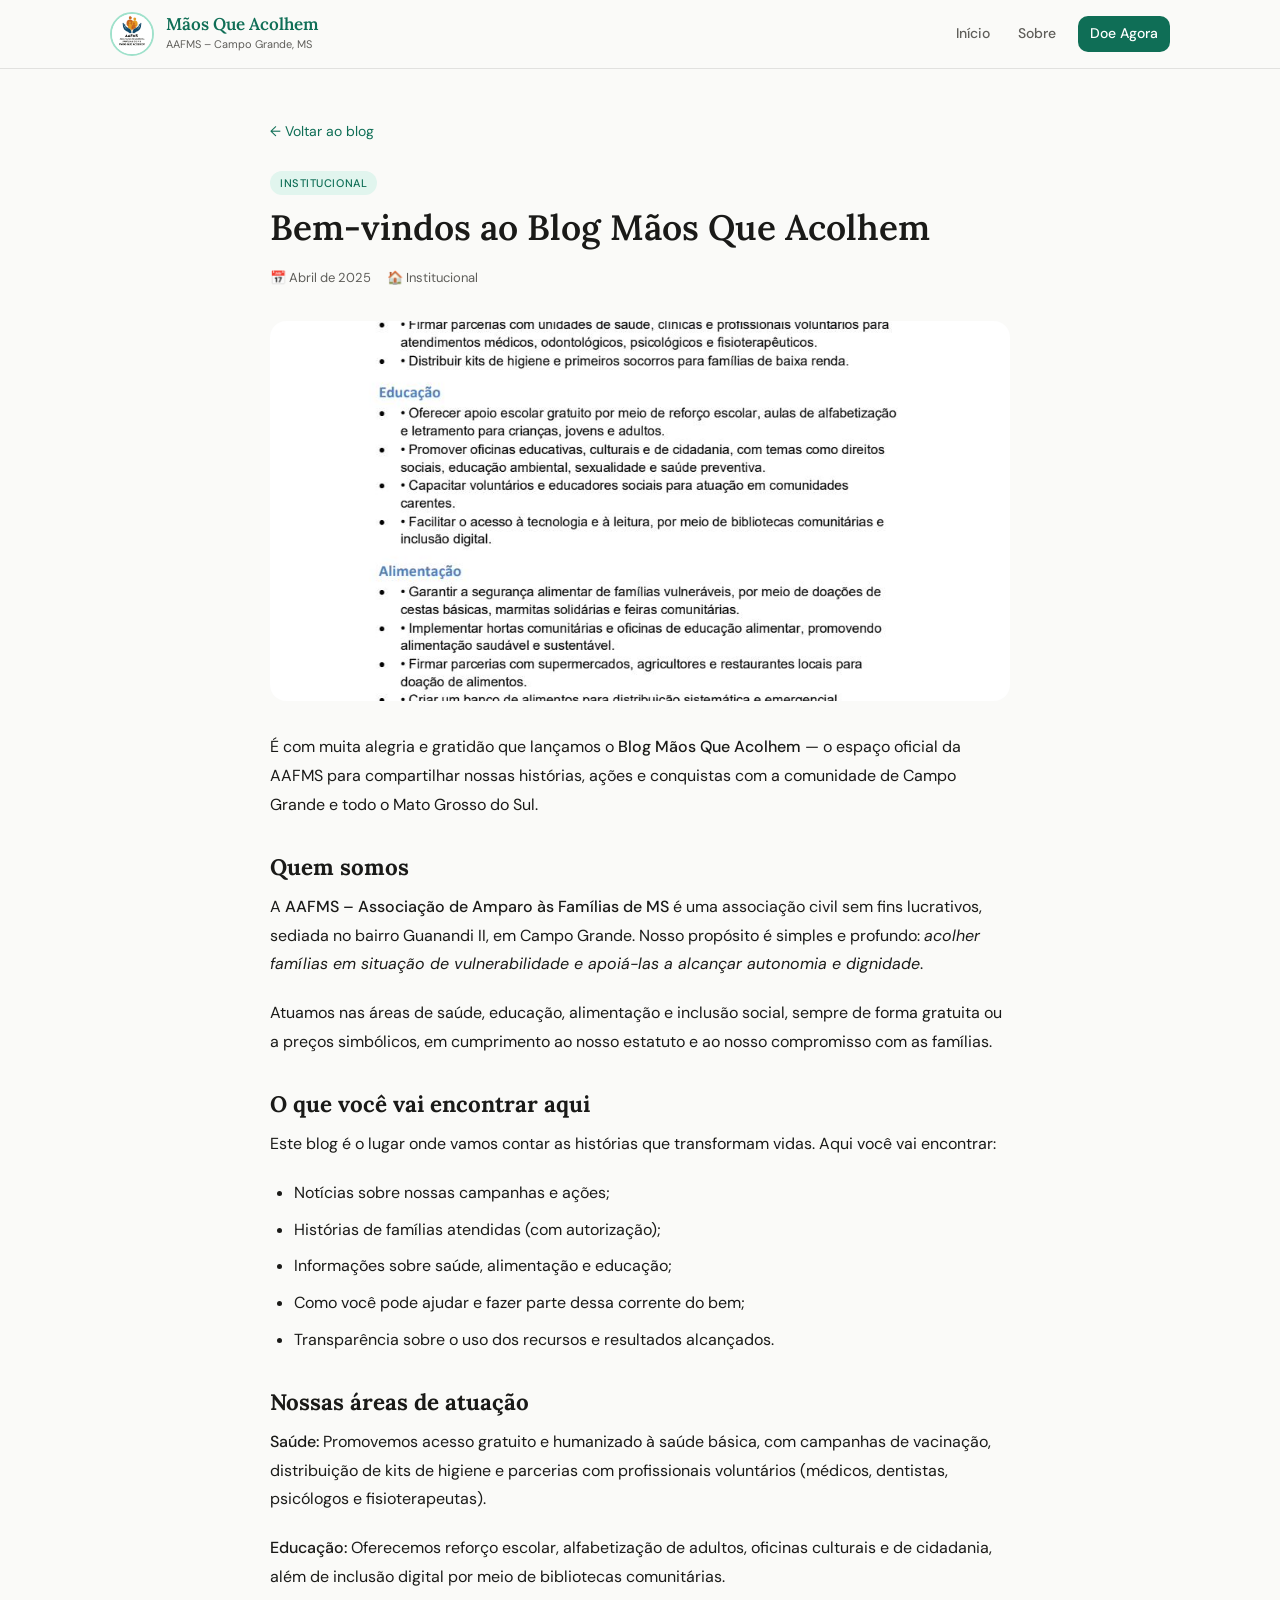
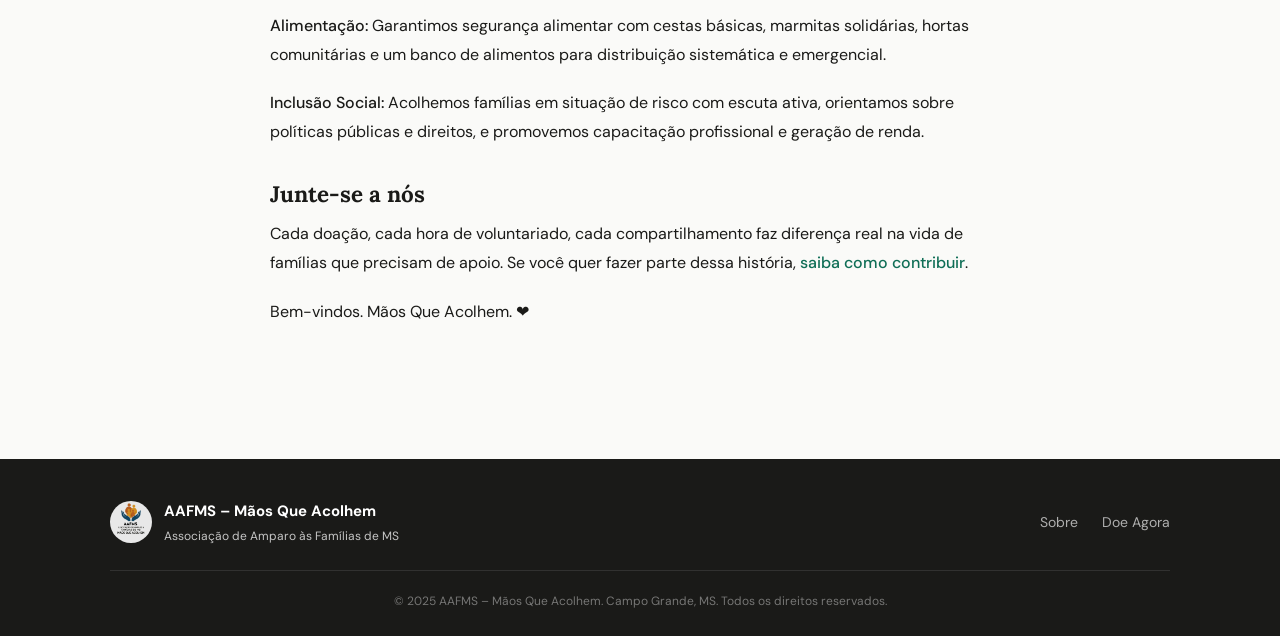
<file: posts/bem-vindos.html>
<!DOCTYPE html>
<html lang="pt-BR">
<head>
  <meta charset="UTF-8" />
  <meta name="viewport" content="width=device-width, initial-scale=1.0" />
  <title>Bem-vindos ao Blog – Mãos Que Acolhem</title>
  <link rel="icon" href="../assets/img/logo.jpeg" type="image/jpeg" />
  <link rel="preconnect" href="https://fonts.googleapis.com" />
  <link href="https://fonts.googleapis.com/css2?family=Lora:ital,wght@0,400;0,600;1,400&family=DM+Sans:opsz,wght@9..40,400;9..40,500&display=swap" rel="stylesheet" />
  <link rel="stylesheet" href="../assets/css/style.css" />
</head>
<body>

  <header class="site-header">
    <div class="container">
      <div class="header-inner">
        <a href="../index.html" class="brand">
          <img src="../assets/img/logo.jpeg" alt="Logo" class="brand-logo" />
          <div>
            <span class="brand-name">Mãos Que Acolhem</span>
            <span class="brand-sub">AAFMS – Campo Grande, MS</span>
          </div>
        </a>
        <button class="menu-toggle" id="menuToggle"><span></span><span></span><span></span></button>
        <nav class="main-nav" id="mainNav">
          <a href="../index.html" class="nav-link">Início</a>
          <a href="../sobre.html" class="nav-link">Sobre</a>
          <a href="../doe.html" class="nav-link nav-cta">Doe Agora</a>
        </nav>
      </div>
    </div>
  </header>

  <main class="post-page">
    <div class="container">
      <a href="../index.html" class="post-back">← Voltar ao blog</a>

      <div class="post-header">
        <span class="tag tag-verde">Institucional</span>
        <h1>Bem-vindos ao Blog Mãos Que Acolhem</h1>
        <div class="post-meta-full">
          <span>📅 Abril de 2025</span>
          <span>🏠 Institucional</span>
        </div>
      </div>

      <img src="../assets/img/objetivos.jpeg" alt="Objetivos da associação" class="post-cover" />

      <div class="post-content">
        <p>É com muita alegria e gratidão que lançamos o <strong>Blog Mãos Que Acolhem</strong> — o espaço oficial da AAFMS para compartilhar nossas histórias, ações e conquistas com a comunidade de Campo Grande e todo o Mato Grosso do Sul.</p>

        <h2>Quem somos</h2>
        <p>A <strong>AAFMS – Associação de Amparo às Famílias de MS</strong> é uma associação civil sem fins lucrativos, sediada no bairro Guanandi II, em Campo Grande. Nosso propósito é simples e profundo: <em>acolher famílias em situação de vulnerabilidade e apoiá-las a alcançar autonomia e dignidade</em>.</p>
        <p>Atuamos nas áreas de saúde, educação, alimentação e inclusão social, sempre de forma gratuita ou a preços simbólicos, em cumprimento ao nosso estatuto e ao nosso compromisso com as famílias.</p>

        <h2>O que você vai encontrar aqui</h2>
        <p>Este blog é o lugar onde vamos contar as histórias que transformam vidas. Aqui você vai encontrar:</p>
        <ul>
          <li>Notícias sobre nossas campanhas e ações;</li>
          <li>Histórias de famílias atendidas (com autorização);</li>
          <li>Informações sobre saúde, alimentação e educação;</li>
          <li>Como você pode ajudar e fazer parte dessa corrente do bem;</li>
          <li>Transparência sobre o uso dos recursos e resultados alcançados.</li>
        </ul>

        <h2>Nossas áreas de atuação</h2>
        <p><strong>Saúde:</strong> Promovemos acesso gratuito e humanizado à saúde básica, com campanhas de vacinação, distribuição de kits de higiene e parcerias com profissionais voluntários (médicos, dentistas, psicólogos e fisioterapeutas).</p>
        <p><strong>Educação:</strong> Oferecemos reforço escolar, alfabetização de adultos, oficinas culturais e de cidadania, além de inclusão digital por meio de bibliotecas comunitárias.</p>
        <p><strong>Alimentação:</strong> Garantimos segurança alimentar com cestas básicas, marmitas solidárias, hortas comunitárias e um banco de alimentos para distribuição sistemática e emergencial.</p>
        <p><strong>Inclusão Social:</strong> Acolhemos famílias em situação de risco com escuta ativa, orientamos sobre políticas públicas e direitos, e promovemos capacitação profissional e geração de renda.</p>

        <h2>Junte-se a nós</h2>
        <p>Cada doação, cada hora de voluntariado, cada compartilhamento faz diferença real na vida de famílias que precisam de apoio. Se você quer fazer parte dessa história, <a href="../doe.html" style="color: var(--green-dark); font-weight:500;">saiba como contribuir</a>.</p>
        <p>Bem-vindos. Mãos Que Acolhem. ❤️</p>
      </div>
    </div>
  </main>

  <footer class="site-footer">
    <div class="container">
      <div class="footer-inner">
        <div class="footer-brand">
          <img src="../assets/img/logo.jpeg" alt="Logo" class="footer-logo" />
          <div>
            <strong>AAFMS – Mãos Que Acolhem</strong>
            <p>Associação de Amparo às Famílias de MS</p>
          </div>
        </div>
        <div class="footer-links">
          <a href="../sobre.html">Sobre</a>
          <a href="../doe.html">Doe Agora</a>
        </div>
      </div>
      <div class="footer-bottom">
        <p>© 2025 AAFMS – Mãos Que Acolhem. Campo Grande, MS. Todos os direitos reservados.</p>
      </div>
    </div>
  </footer>

  <script src="../assets/js/main.js"></script>
</body>
</html>
</file>
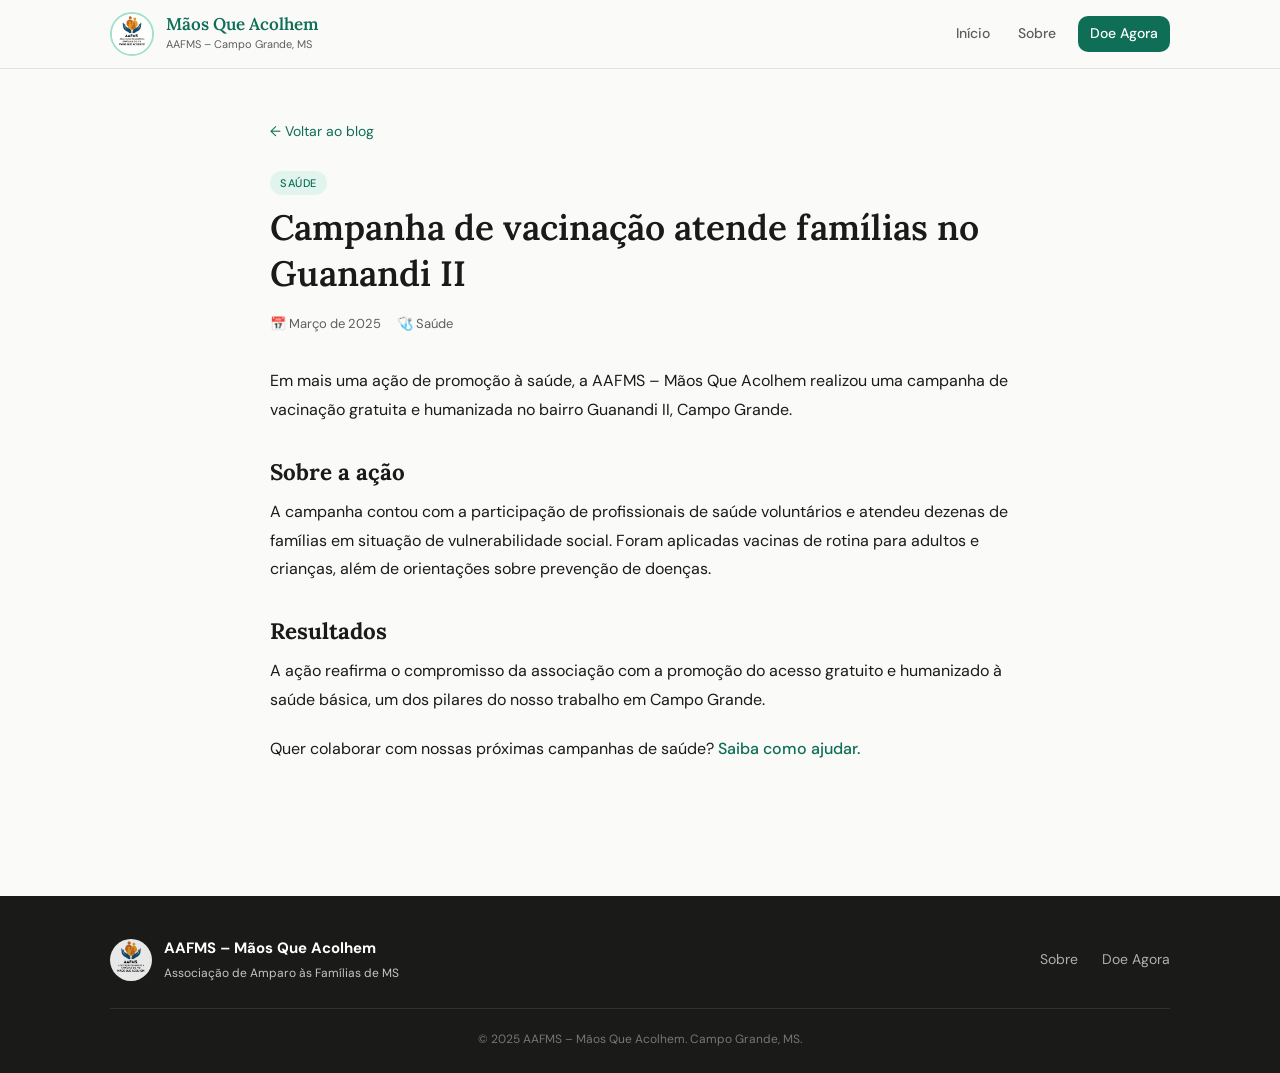
<file: posts/campanha-vacinacao.html>
<!DOCTYPE html>
<html lang="pt-BR">
<head>
  <meta charset="UTF-8" />
  <meta name="viewport" content="width=device-width, initial-scale=1.0" />
  <title>Campanha de Vacinação – Mãos Que Acolhem</title>
  <link rel="icon" href="../assets/img/logo.jpeg" type="image/jpeg" />
  <link rel="preconnect" href="https://fonts.googleapis.com" />
  <link href="https://fonts.googleapis.com/css2?family=Lora:ital,wght@0,400;0,600;1,400&family=DM+Sans:opsz,wght@9..40,400;9..40,500&display=swap" rel="stylesheet" />
  <link rel="stylesheet" href="../assets/css/style.css" />
</head>
<body>
  <header class="site-header">
    <div class="container">
      <div class="header-inner">
        <a href="../index.html" class="brand">
          <img src="../assets/img/logo.jpeg" alt="Logo" class="brand-logo" />
          <div><span class="brand-name">Mãos Que Acolhem</span><span class="brand-sub">AAFMS – Campo Grande, MS</span></div>
        </a>
        <button class="menu-toggle" id="menuToggle"><span></span><span></span><span></span></button>
        <nav class="main-nav" id="mainNav">
          <a href="../index.html" class="nav-link">Início</a>
          <a href="../sobre.html" class="nav-link">Sobre</a>
          <a href="../doe.html" class="nav-link nav-cta">Doe Agora</a>
        </nav>
      </div>
    </div>
  </header>
  <main class="post-page">
    <div class="container">
      <a href="../index.html" class="post-back">← Voltar ao blog</a>
      <div class="post-header">
        <span class="tag tag-saude">Saúde</span>
        <h1>Campanha de vacinação atende famílias no Guanandi II</h1>
        <div class="post-meta-full"><span>📅 Março de 2025</span><span>🩺 Saúde</span></div>
      </div>
      <div class="post-content">
        <p>Em mais uma ação de promoção à saúde, a AAFMS – Mãos Que Acolhem realizou uma campanha de vacinação gratuita e humanizada no bairro Guanandi II, Campo Grande.</p>
        <h2>Sobre a ação</h2>
        <p>A campanha contou com a participação de profissionais de saúde voluntários e atendeu dezenas de famílias em situação de vulnerabilidade social. Foram aplicadas vacinas de rotina para adultos e crianças, além de orientações sobre prevenção de doenças.</p>
        <h2>Resultados</h2>
        <p>A ação reafirma o compromisso da associação com a promoção do acesso gratuito e humanizado à saúde básica, um dos pilares do nosso trabalho em Campo Grande.</p>
        <p>Quer colaborar com nossas próximas campanhas de saúde? <a href="../doe.html" style="color:var(--green-dark);font-weight:500;">Saiba como ajudar.</a></p>
      </div>
    </div>
  </main>
  <footer class="site-footer">
    <div class="container">
      <div class="footer-inner">
        <div class="footer-brand">
          <img src="../assets/img/logo.jpeg" alt="Logo" class="footer-logo" />
          <div><strong>AAFMS – Mãos Que Acolhem</strong><p>Associação de Amparo às Famílias de MS</p></div>
        </div>
        <div class="footer-links"><a href="../sobre.html">Sobre</a><a href="../doe.html">Doe Agora</a></div>
      </div>
      <div class="footer-bottom"><p>© 2025 AAFMS – Mãos Que Acolhem. Campo Grande, MS.</p></div>
    </div>
  </footer>
  <script src="../assets/js/main.js"></script>
</body>
</html>
</file>
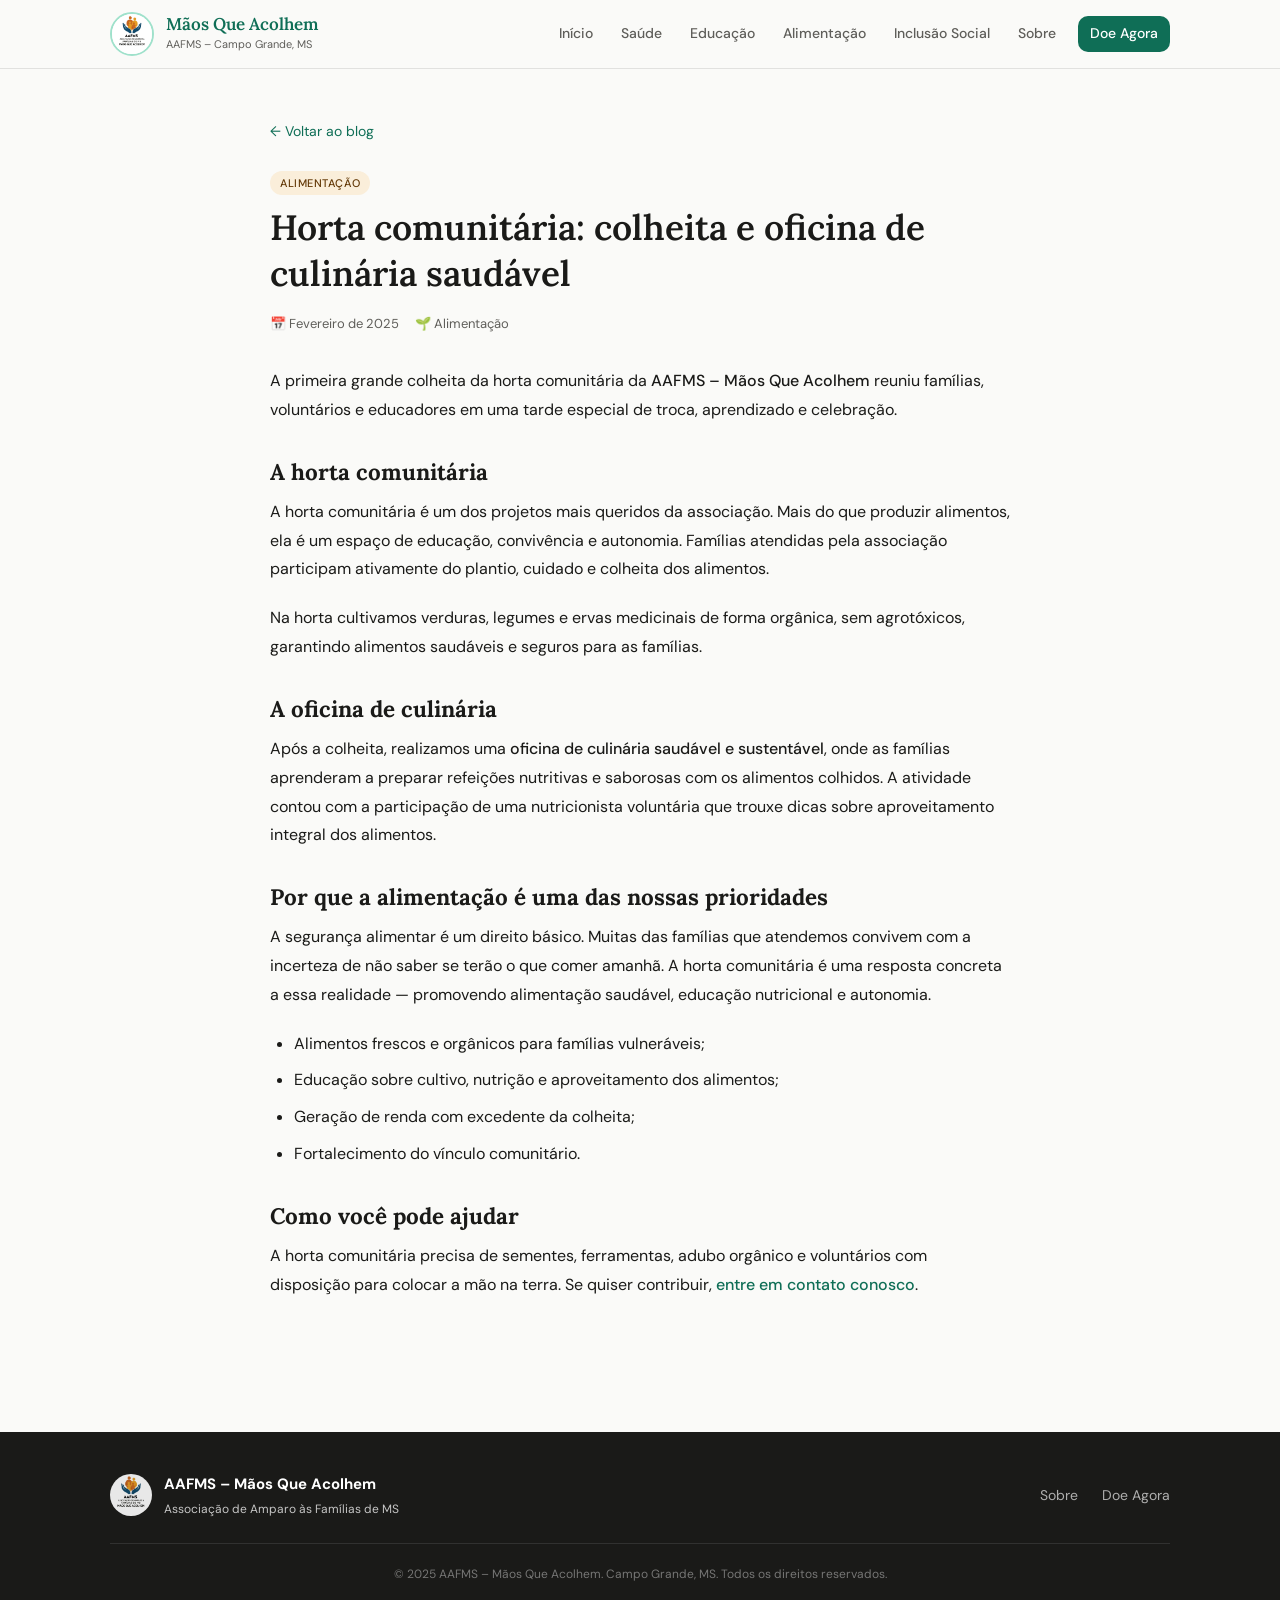
<file: posts/horta-comunitaria.html>
<!DOCTYPE html>
<html lang="pt-BR">
<head>
  <meta charset="UTF-8" />
  <meta name="viewport" content="width=device-width, initial-scale=1.0" />
  <title>Horta Comunitária – Mãos Que Acolhem</title>
  <link rel="icon" href="../assets/img/logo.jpeg" type="image/jpeg" />
  <link rel="preconnect" href="https://fonts.googleapis.com" />
  <link href="https://fonts.googleapis.com/css2?family=Lora:ital,wght@0,400;0,600;1,400&family=DM+Sans:opsz,wght@9..40,400;9..40,500&display=swap" rel="stylesheet" />
  <link rel="stylesheet" href="../assets/css/style.css" />
</head>
<body>

  <header class="site-header">
    <div class="container">
      <div class="header-inner">
        <a href="../index.html" class="brand">
          <img src="../assets/img/logo.jpeg" alt="Logo" class="brand-logo" />
          <div>
            <span class="brand-name">Mãos Que Acolhem</span>
            <span class="brand-sub">AAFMS – Campo Grande, MS</span>
          </div>
        </a>
        <button class="menu-toggle" id="menuToggle"><span></span><span></span><span></span></button>
        <nav class="main-nav" id="mainNav">
          <a href="../index.html" class="nav-link">Início</a>
          <a href="../categoria.html?cat=saude" class="nav-link">Saúde</a>
          <a href="../categoria.html?cat=educacao" class="nav-link">Educação</a>
          <a href="../categoria.html?cat=alimentacao" class="nav-link">Alimentação</a>
          <a href="../categoria.html?cat=inclusao" class="nav-link">Inclusão Social</a>
          <a href="../sobre.html" class="nav-link">Sobre</a>
          <a href="../doe.html" class="nav-link nav-cta">Doe Agora</a>
        </nav>
      </div>
    </div>
  </header>

  <main class="post-page">
    <div class="container">
      <a href="../index.html" class="post-back">← Voltar ao blog</a>

      <div class="post-header">
        <span class="tag tag-alimentacao">Alimentação</span>
        <h1>Horta comunitária: colheita e oficina de culinária saudável</h1>
        <div class="post-meta-full">
          <span>📅 Fevereiro de 2025</span>
          <span>🌱 Alimentação</span>
        </div>
      </div>

      <div class="post-content">
        <p>A primeira grande colheita da horta comunitária da <strong>AAFMS – Mãos Que Acolhem</strong> reuniu famílias, voluntários e educadores em uma tarde especial de troca, aprendizado e celebração.</p>

        <h2>A horta comunitária</h2>
        <p>A horta comunitária é um dos projetos mais queridos da associação. Mais do que produzir alimentos, ela é um espaço de educação, convivência e autonomia. Famílias atendidas pela associação participam ativamente do plantio, cuidado e colheita dos alimentos.</p>
        <p>Na horta cultivamos verduras, legumes e ervas medicinais de forma orgânica, sem agrotóxicos, garantindo alimentos saudáveis e seguros para as famílias.</p>

        <h2>A oficina de culinária</h2>
        <p>Após a colheita, realizamos uma <strong>oficina de culinária saudável e sustentável</strong>, onde as famílias aprenderam a preparar refeições nutritivas e saborosas com os alimentos colhidos. A atividade contou com a participação de uma nutricionista voluntária que trouxe dicas sobre aproveitamento integral dos alimentos.</p>

        <h2>Por que a alimentação é uma das nossas prioridades</h2>
        <p>A segurança alimentar é um direito básico. Muitas das famílias que atendemos convivem com a incerteza de não saber se terão o que comer amanhã. A horta comunitária é uma resposta concreta a essa realidade — promovendo alimentação saudável, educação nutricional e autonomia.</p>
        <ul>
          <li>Alimentos frescos e orgânicos para famílias vulneráveis;</li>
          <li>Educação sobre cultivo, nutrição e aproveitamento dos alimentos;</li>
          <li>Geração de renda com excedente da colheita;</li>
          <li>Fortalecimento do vínculo comunitário.</li>
        </ul>

        <h2>Como você pode ajudar</h2>
        <p>A horta comunitária precisa de sementes, ferramentas, adubo orgânico e voluntários com disposição para colocar a mão na terra. Se quiser contribuir, <a href="../doe.html" style="color:var(--green-dark); font-weight:500;">entre em contato conosco</a>.</p>
      </div>
    </div>
  </main>

  <footer class="site-footer">
    <div class="container">
      <div class="footer-inner">
        <div class="footer-brand">
          <img src="../assets/img/logo.jpeg" alt="Logo" class="footer-logo" />
          <div>
            <strong>AAFMS – Mãos Que Acolhem</strong>
            <p>Associação de Amparo às Famílias de MS</p>
          </div>
        </div>
        <div class="footer-links">
          <a href="../sobre.html">Sobre</a>
          <a href="../doe.html">Doe Agora</a>
        </div>
      </div>
      <div class="footer-bottom">
        <p>© 2025 AAFMS – Mãos Que Acolhem. Campo Grande, MS. Todos os direitos reservados.</p>
      </div>
    </div>
  </footer>

  <script src="../assets/js/main.js"></script>
</body>
</html>
</file>
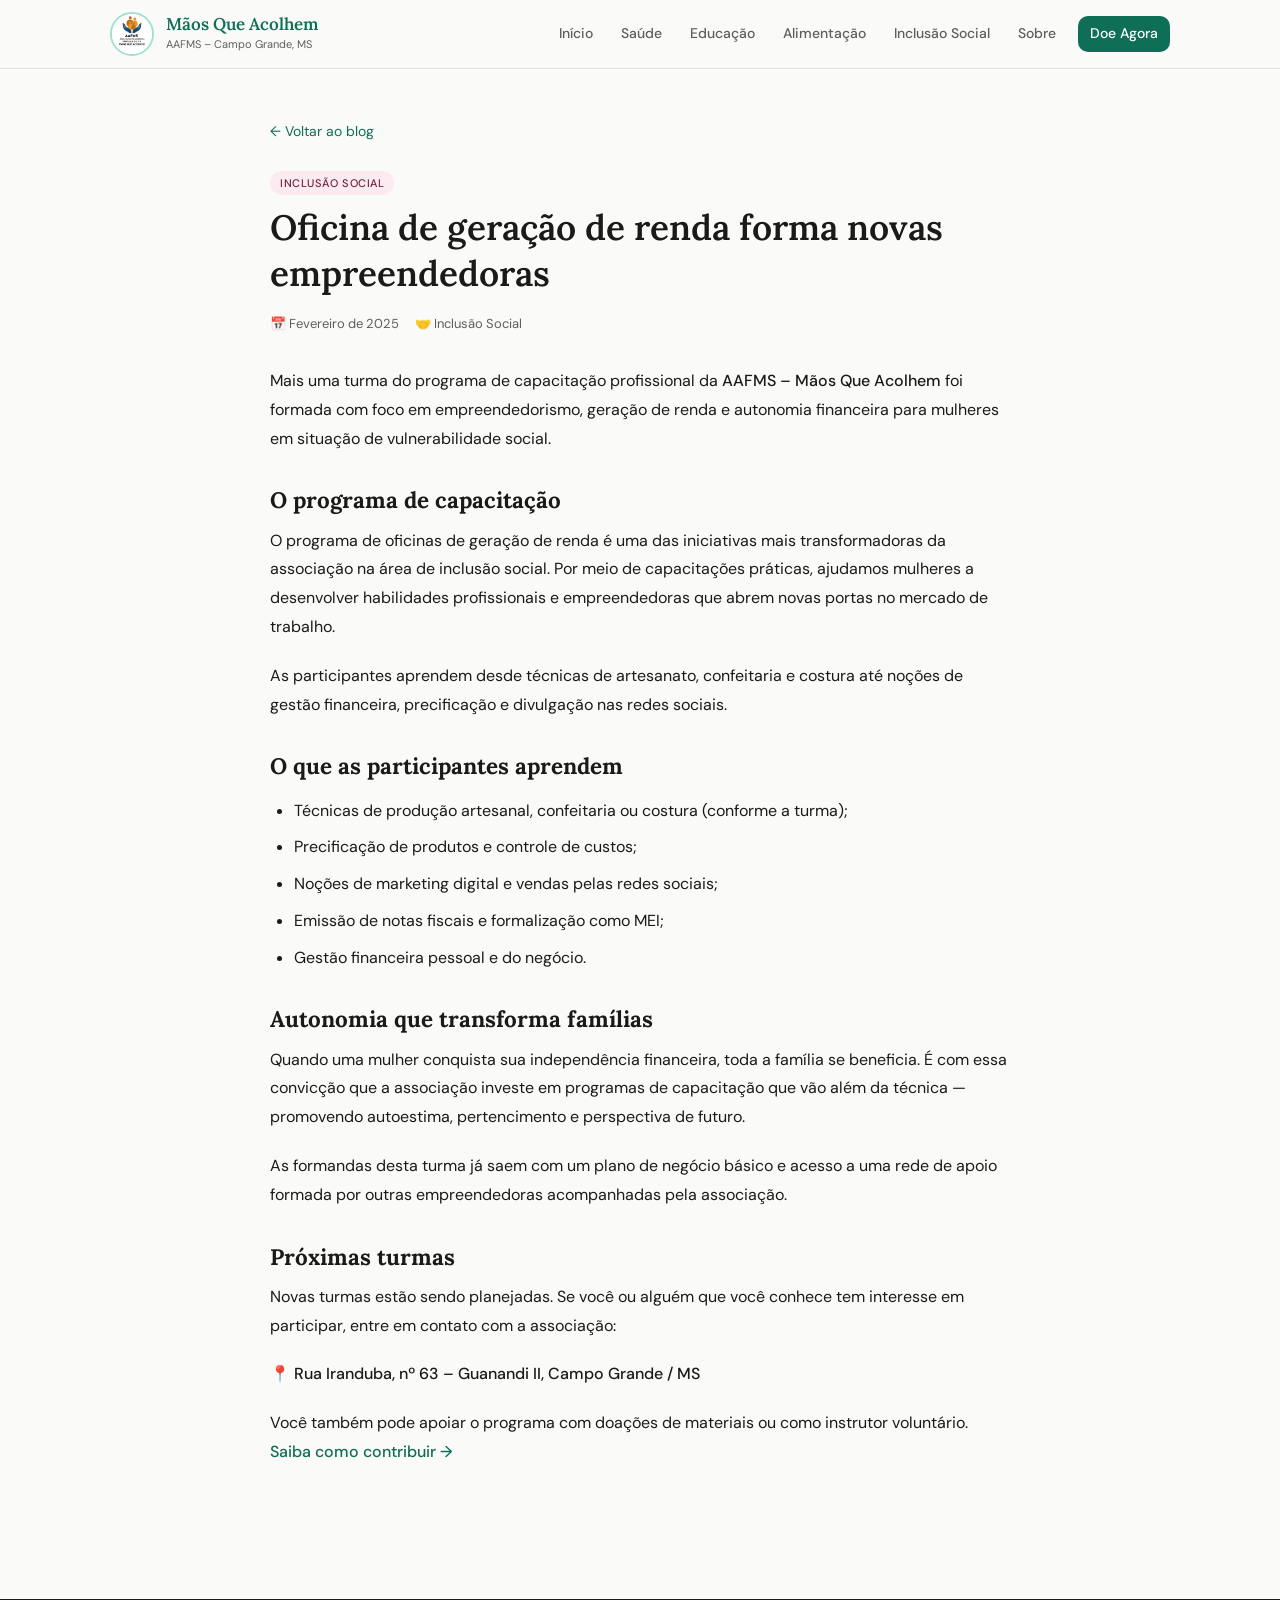
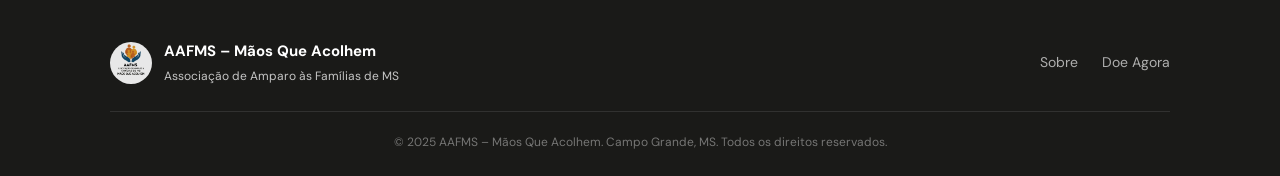
<file: posts/oficina-renda.html>
<!DOCTYPE html>
<html lang="pt-BR">
<head>
  <meta charset="UTF-8" />
  <meta name="viewport" content="width=device-width, initial-scale=1.0" />
  <title>Oficina de Geração de Renda – Mãos Que Acolhem</title>
  <link rel="icon" href="../assets/img/logo.jpeg" type="image/jpeg" />
  <link rel="preconnect" href="https://fonts.googleapis.com" />
  <link href="https://fonts.googleapis.com/css2?family=Lora:ital,wght@0,400;0,600;1,400&family=DM+Sans:opsz,wght@9..40,400;9..40,500&display=swap" rel="stylesheet" />
  <link rel="stylesheet" href="../assets/css/style.css" />
</head>
<body>

  <header class="site-header">
    <div class="container">
      <div class="header-inner">
        <a href="../index.html" class="brand">
          <img src="../assets/img/logo.jpeg" alt="Logo" class="brand-logo" />
          <div>
            <span class="brand-name">Mãos Que Acolhem</span>
            <span class="brand-sub">AAFMS – Campo Grande, MS</span>
          </div>
        </a>
        <button class="menu-toggle" id="menuToggle"><span></span><span></span><span></span></button>
        <nav class="main-nav" id="mainNav">
          <a href="../index.html" class="nav-link">Início</a>
          <a href="../categoria.html?cat=saude" class="nav-link">Saúde</a>
          <a href="../categoria.html?cat=educacao" class="nav-link">Educação</a>
          <a href="../categoria.html?cat=alimentacao" class="nav-link">Alimentação</a>
          <a href="../categoria.html?cat=inclusao" class="nav-link">Inclusão Social</a>
          <a href="../sobre.html" class="nav-link">Sobre</a>
          <a href="../doe.html" class="nav-link nav-cta">Doe Agora</a>
        </nav>
      </div>
    </div>
  </header>

  <main class="post-page">
    <div class="container">
      <a href="../index.html" class="post-back">← Voltar ao blog</a>

      <div class="post-header">
        <span class="tag tag-inclusao">Inclusão Social</span>
        <h1>Oficina de geração de renda forma novas empreendedoras</h1>
        <div class="post-meta-full">
          <span>📅 Fevereiro de 2025</span>
          <span>🤝 Inclusão Social</span>
        </div>
      </div>

      <div class="post-content">
        <p>Mais uma turma do programa de capacitação profissional da <strong>AAFMS – Mãos Que Acolhem</strong> foi formada com foco em empreendedorismo, geração de renda e autonomia financeira para mulheres em situação de vulnerabilidade social.</p>

        <h2>O programa de capacitação</h2>
        <p>O programa de oficinas de geração de renda é uma das iniciativas mais transformadoras da associação na área de inclusão social. Por meio de capacitações práticas, ajudamos mulheres a desenvolver habilidades profissionais e empreendedoras que abrem novas portas no mercado de trabalho.</p>
        <p>As participantes aprendem desde técnicas de artesanato, confeitaria e costura até noções de gestão financeira, precificação e divulgação nas redes sociais.</p>

        <h2>O que as participantes aprendem</h2>
        <ul>
          <li>Técnicas de produção artesanal, confeitaria ou costura (conforme a turma);</li>
          <li>Precificação de produtos e controle de custos;</li>
          <li>Noções de marketing digital e vendas pelas redes sociais;</li>
          <li>Emissão de notas fiscais e formalização como MEI;</li>
          <li>Gestão financeira pessoal e do negócio.</li>
        </ul>

        <h2>Autonomia que transforma famílias</h2>
        <p>Quando uma mulher conquista sua independência financeira, toda a família se beneficia. É com essa convicção que a associação investe em programas de capacitação que vão além da técnica — promovendo autoestima, pertencimento e perspectiva de futuro.</p>
        <p>As formandas desta turma já saem com um plano de negócio básico e acesso a uma rede de apoio formada por outras empreendedoras acompanhadas pela associação.</p>

        <h2>Próximas turmas</h2>
        <p>Novas turmas estão sendo planejadas. Se você ou alguém que você conhece tem interesse em participar, entre em contato com a associação:</p>
        <p>📍 <strong>Rua Iranduba, nº 63 – Guanandi II, Campo Grande / MS</strong></p>
        <p>Você também pode apoiar o programa com doações de materiais ou como instrutor voluntário. <a href="../doe.html" style="color:var(--green-dark); font-weight:500;">Saiba como contribuir →</a></p>
      </div>
    </div>
  </main>

  <footer class="site-footer">
    <div class="container">
      <div class="footer-inner">
        <div class="footer-brand">
          <img src="../assets/img/logo.jpeg" alt="Logo" class="footer-logo" />
          <div>
            <strong>AAFMS – Mãos Que Acolhem</strong>
            <p>Associação de Amparo às Famílias de MS</p>
          </div>
        </div>
        <div class="footer-links">
          <a href="../sobre.html">Sobre</a>
          <a href="../doe.html">Doe Agora</a>
        </div>
      </div>
      <div class="footer-bottom">
        <p>© 2025 AAFMS – Mãos Que Acolhem. Campo Grande, MS. Todos os direitos reservados.</p>
      </div>
    </div>
  </footer>

  <script src="../assets/js/main.js"></script>
</body>
</html>
</file>
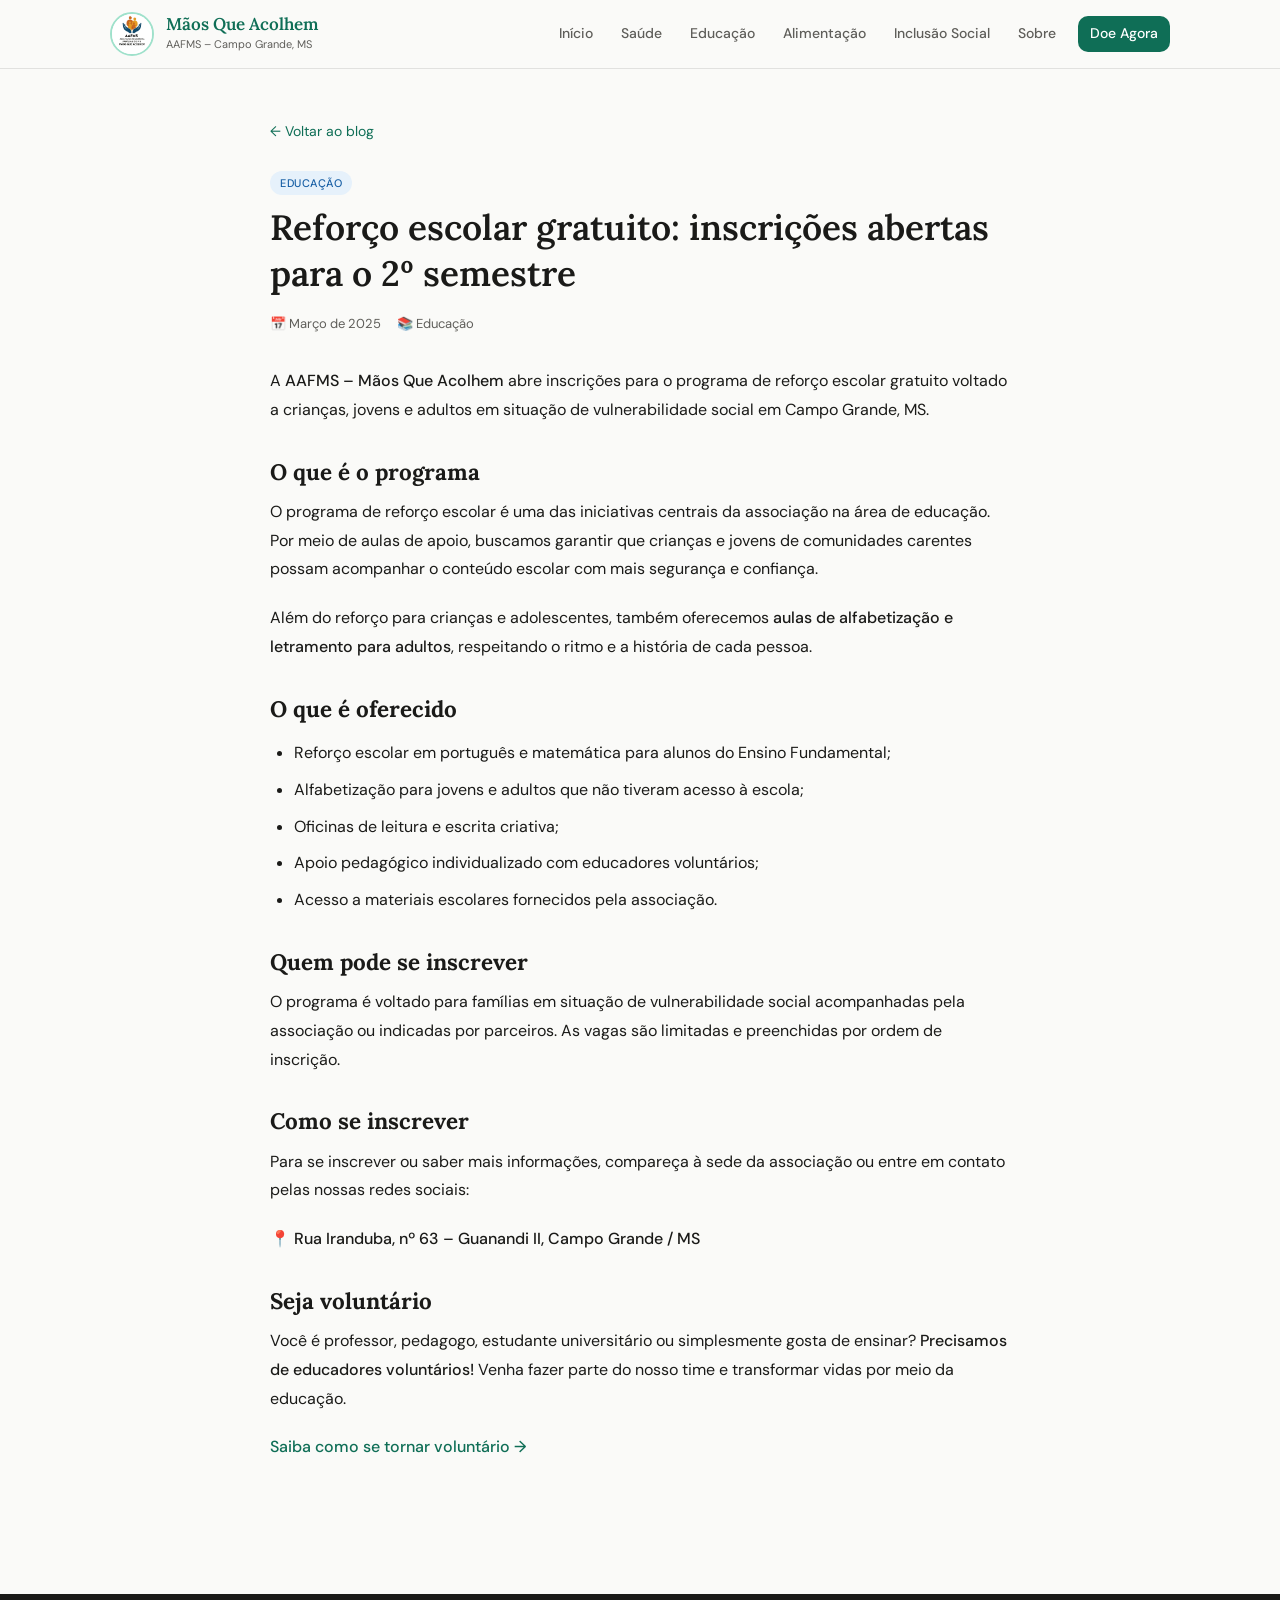
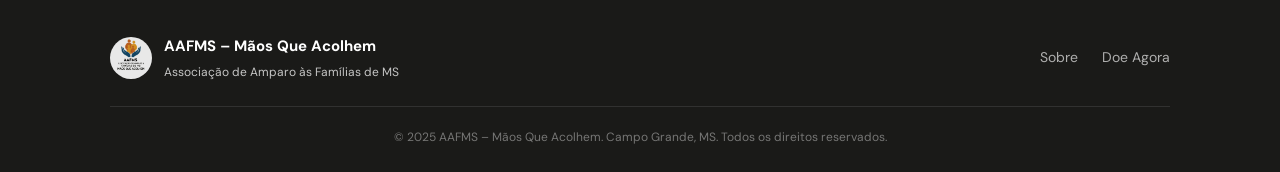
<file: posts/reforco-escolar.html>
<!DOCTYPE html>
<html lang="pt-BR">
<head>
  <meta charset="UTF-8" />
  <meta name="viewport" content="width=device-width, initial-scale=1.0" />
  <title>Reforço Escolar Gratuito – Mãos Que Acolhem</title>
  <link rel="icon" href="../assets/img/logo.jpeg" type="image/jpeg" />
  <link rel="preconnect" href="https://fonts.googleapis.com" />
  <link href="https://fonts.googleapis.com/css2?family=Lora:ital,wght@0,400;0,600;1,400&family=DM+Sans:opsz,wght@9..40,400;9..40,500&display=swap" rel="stylesheet" />
  <link rel="stylesheet" href="../assets/css/style.css" />
</head>
<body>

  <header class="site-header">
    <div class="container">
      <div class="header-inner">
        <a href="../index.html" class="brand">
          <img src="../assets/img/logo.jpeg" alt="Logo" class="brand-logo" />
          <div>
            <span class="brand-name">Mãos Que Acolhem</span>
            <span class="brand-sub">AAFMS – Campo Grande, MS</span>
          </div>
        </a>
        <button class="menu-toggle" id="menuToggle"><span></span><span></span><span></span></button>
        <nav class="main-nav" id="mainNav">
          <a href="../index.html" class="nav-link">Início</a>
          <a href="../categoria.html?cat=saude" class="nav-link">Saúde</a>
          <a href="../categoria.html?cat=educacao" class="nav-link">Educação</a>
          <a href="../categoria.html?cat=alimentacao" class="nav-link">Alimentação</a>
          <a href="../categoria.html?cat=inclusao" class="nav-link">Inclusão Social</a>
          <a href="../sobre.html" class="nav-link">Sobre</a>
          <a href="../doe.html" class="nav-link nav-cta">Doe Agora</a>
        </nav>
      </div>
    </div>
  </header>

  <main class="post-page">
    <div class="container">
      <a href="../index.html" class="post-back">← Voltar ao blog</a>

      <div class="post-header">
        <span class="tag tag-educacao">Educação</span>
        <h1>Reforço escolar gratuito: inscrições abertas para o 2º semestre</h1>
        <div class="post-meta-full">
          <span>📅 Março de 2025</span>
          <span>📚 Educação</span>
        </div>
      </div>

      <div class="post-content">
        <p>A <strong>AAFMS – Mãos Que Acolhem</strong> abre inscrições para o programa de reforço escolar gratuito voltado a crianças, jovens e adultos em situação de vulnerabilidade social em Campo Grande, MS.</p>

        <h2>O que é o programa</h2>
        <p>O programa de reforço escolar é uma das iniciativas centrais da associação na área de educação. Por meio de aulas de apoio, buscamos garantir que crianças e jovens de comunidades carentes possam acompanhar o conteúdo escolar com mais segurança e confiança.</p>
        <p>Além do reforço para crianças e adolescentes, também oferecemos <strong>aulas de alfabetização e letramento para adultos</strong>, respeitando o ritmo e a história de cada pessoa.</p>

        <h2>O que é oferecido</h2>
        <ul>
          <li>Reforço escolar em português e matemática para alunos do Ensino Fundamental;</li>
          <li>Alfabetização para jovens e adultos que não tiveram acesso à escola;</li>
          <li>Oficinas de leitura e escrita criativa;</li>
          <li>Apoio pedagógico individualizado com educadores voluntários;</li>
          <li>Acesso a materiais escolares fornecidos pela associação.</li>
        </ul>

        <h2>Quem pode se inscrever</h2>
        <p>O programa é voltado para famílias em situação de vulnerabilidade social acompanhadas pela associação ou indicadas por parceiros. As vagas são limitadas e preenchidas por ordem de inscrição.</p>

        <h2>Como se inscrever</h2>
        <p>Para se inscrever ou saber mais informações, compareça à sede da associação ou entre em contato pelas nossas redes sociais:</p>
        <p>📍 <strong>Rua Iranduba, nº 63 – Guanandi II, Campo Grande / MS</strong></p>

        <h2>Seja voluntário</h2>
        <p>Você é professor, pedagogo, estudante universitário ou simplesmente gosta de ensinar? <strong>Precisamos de educadores voluntários!</strong> Venha fazer parte do nosso time e transformar vidas por meio da educação.</p>
        <p><a href="../doe.html" style="color:var(--green-dark); font-weight:500;">Saiba como se tornar voluntário →</a></p>
      </div>
    </div>
  </main>

  <footer class="site-footer">
    <div class="container">
      <div class="footer-inner">
        <div class="footer-brand">
          <img src="../assets/img/logo.jpeg" alt="Logo" class="footer-logo" />
          <div>
            <strong>AAFMS – Mãos Que Acolhem</strong>
            <p>Associação de Amparo às Famílias de MS</p>
          </div>
        </div>
        <div class="footer-links">
          <a href="../sobre.html">Sobre</a>
          <a href="../doe.html">Doe Agora</a>
        </div>
      </div>
      <div class="footer-bottom">
        <p>© 2025 AAFMS – Mãos Que Acolhem. Campo Grande, MS. Todos os direitos reservados.</p>
      </div>
    </div>
  </footer>

  <script src="../assets/js/main.js"></script>
</body>
</html>
</file>
<file: assets/css/style.css>
/* ===== RESET & BASE ===== */
*, *::before, *::after { box-sizing: border-box; margin: 0; padding: 0; }

:root {
  --green-50: #E1F5EE;
  --green-100: #9FE1CB;
  --green-mid: #1D9E75;
  --green-dark: #0F6E56;
  --green-900: #04342C;
  --coral: #D85A30;
  --coral-light: #FAECE7;
  --blue-light: #E6F1FB;
  --blue: #185FA5;
  --amber-light: #FAEEDA;
  --amber: #633806;
  --pink-light: #FBEAF0;
  --pink: #72243E;
  --gray-50: #F5F4F0;
  --gray-100: #E8E7E1;
  --gray-400: #888780;
  --gray-700: #444441;
  --gray-900: #1a1a18;
  --text: #1a1a18;
  --text-muted: #5F5E5A;
  --border: rgba(0,0,0,0.10);
  --radius-sm: 6px;
  --radius-md: 10px;
  --radius-lg: 16px;
  --shadow-sm: 0 1px 4px rgba(0,0,0,0.07);
  --shadow-md: 0 4px 16px rgba(0,0,0,0.09);
  --font-display: 'Lora', Georgia, serif;
  --font-body: 'DM Sans', system-ui, sans-serif;
  --max-w: 1100px;
}

html { scroll-behavior: smooth; }

body {
  font-family: var(--font-body);
  font-size: 16px;
  line-height: 1.7;
  color: var(--text);
  background: #FAFAF8;
}

img { display: block; max-width: 100%; height: auto; }
a { color: inherit; text-decoration: none; }

h1, h2, h3, h4 { font-family: var(--font-display); line-height: 1.3; }

/* ===== CONTAINER ===== */
.container { max-width: var(--max-w); margin: 0 auto; padding: 0 1.25rem; }

/* ===== TAGS ===== */
.tag {
  display: inline-block;
  font-family: var(--font-body);
  font-size: 11px;
  font-weight: 500;
  letter-spacing: 0.05em;
  text-transform: uppercase;
  padding: 3px 10px;
  border-radius: 999px;
  margin-bottom: 10px;
}
.tag-verde   { background: var(--green-50);  color: var(--green-dark); }
.tag-saude   { background: var(--green-50);  color: var(--green-dark); }
.tag-educacao{ background: var(--blue-light); color: var(--blue); }
.tag-alimentacao { background: var(--amber-light); color: var(--amber); }
.tag-inclusao{ background: var(--pink-light); color: var(--pink); }

/* ===== BUTTONS ===== */
.btn {
  display: inline-block;
  font-family: var(--font-body);
  font-size: 14px;
  font-weight: 500;
  padding: 10px 22px;
  border-radius: var(--radius-md);
  cursor: pointer;
  transition: all 0.18s;
  border: 1.5px solid transparent;
  text-align: center;
}
.btn-primary {
  background: var(--green-dark);
  color: #fff;
  border-color: var(--green-dark);
}
.btn-primary:hover { background: var(--green-900); border-color: var(--green-900); }
.btn-outline {
  background: transparent;
  color: var(--green-dark);
  border-color: var(--green-mid);
}
.btn-outline:hover { background: var(--green-50); }
.btn-sm { font-size: 13px; padding: 7px 16px; }
.btn-full { width: 100%; }

/* ===== HEADER ===== */
.site-header {
  position: sticky;
  top: 0;
  z-index: 100;
  background: rgba(250,250,248,0.95);
  backdrop-filter: blur(8px);
  border-bottom: 1px solid var(--border);
}

.header-inner {
  display: flex;
  align-items: center;
  justify-content: space-between;
  gap: 1rem;
  padding: 0.75rem 0;
}

.brand {
  display: flex;
  align-items: center;
  gap: 12px;
  flex-shrink: 0;
}

.brand-logo {
  width: 44px;
  height: 44px;
  border-radius: 50%;
  object-fit: cover;
  border: 2px solid var(--green-100);
}

.brand-name {
  display: block;
  font-family: var(--font-display);
  font-size: 17px;
  font-weight: 600;
  color: var(--green-dark);
  line-height: 1.2;
}

.brand-sub {
  display: block;
  font-size: 11px;
  color: var(--text-muted);
}

.main-nav {
  display: flex;
  align-items: center;
  gap: 0.25rem;
}

.nav-link {
  font-size: 14px;
  font-weight: 500;
  padding: 6px 12px;
  border-radius: var(--radius-sm);
  color: var(--text-muted);
  transition: color 0.15s, background 0.15s;
}
.nav-link:hover, .nav-link.active { color: var(--green-dark); background: var(--green-50); }

.nav-cta {
  background: var(--green-dark);
  color: #fff !important;
  border-radius: var(--radius-md);
  margin-left: 6px;
}
.nav-cta:hover { background: var(--green-900) !important; }

.menu-toggle {
  display: none;
  flex-direction: column;
  gap: 5px;
  background: none;
  border: none;
  cursor: pointer;
  padding: 6px;
}
.menu-toggle span {
  display: block;
  width: 24px;
  height: 2px;
  background: var(--text);
  border-radius: 2px;
  transition: all 0.2s;
}

/* ===== HERO ===== */
.hero {
  padding: 4rem 0 3rem;
  background: linear-gradient(135deg, #f0faf5 0%, #fafaf8 60%);
  border-bottom: 1px solid var(--border);
}

.hero-inner {
  display: grid;
  grid-template-columns: 1fr 1fr;
  gap: 3rem;
  align-items: center;
}

.hero-text h1 {
  font-size: clamp(2rem, 4vw, 2.8rem);
  font-weight: 600;
  color: var(--gray-900);
  margin-bottom: 1rem;
  line-height: 1.2;
}
.hero-text h1 em { color: var(--green-dark); font-style: italic; }

.hero-text p {
  font-size: 16px;
  color: var(--text-muted);
  margin-bottom: 1.5rem;
  max-width: 440px;
}

.hero-actions { display: flex; gap: 12px; flex-wrap: wrap; }

.hero-visual { display: flex; justify-content: center; }

.hero-card {
  background: white;
  border-radius: var(--radius-lg);
  border: 1px solid var(--border);
  box-shadow: var(--shadow-md);
  padding: 1.5rem;
  max-width: 320px;
  width: 100%;
}

.hero-stats {
  display: flex;
  gap: 1rem;
  margin-bottom: 1rem;
}

.stat {
  flex: 1;
  background: var(--green-50);
  border-radius: var(--radius-md);
  padding: 12px;
  text-align: center;
}
.stat-num { display: block; font-family: var(--font-display); font-size: 24px; font-weight: 600; color: var(--green-dark); }
.stat-label { display: block; font-size: 11px; color: var(--text-muted); margin-top: 2px; }

.hero-img {
  width: 100%;
  height: 140px;
  object-fit: cover;
  border-radius: var(--radius-md);
}

/* ===== AREAS STRIP ===== */
.areas-strip {
  background: white;
  border-bottom: 1px solid var(--border);
  padding: 1rem 0;
}

.areas-grid {
  display: flex;
  gap: 0.75rem;
  overflow-x: auto;
  padding-bottom: 2px;
}

.area-chip {
  display: inline-flex;
  align-items: center;
  gap: 6px;
  font-size: 13px;
  font-weight: 500;
  padding: 8px 18px;
  border-radius: 999px;
  white-space: nowrap;
  transition: opacity 0.15s, transform 0.15s;
  flex-shrink: 0;
}
.area-chip:hover { opacity: 0.85; transform: translateY(-1px); }
.area-saude   { background: var(--green-50); color: var(--green-dark); border: 1px solid var(--green-100); }
.area-educacao{ background: var(--blue-light); color: var(--blue); border: 1px solid #B5D4F4; }
.area-alimentacao { background: var(--amber-light); color: var(--amber); border: 1px solid #FAC775; }
.area-inclusao{ background: var(--pink-light); color: var(--pink); border: 1px solid #F4C0D1; }

/* ===== MAIN CONTENT ===== */
.main-content { padding: 3rem 0; }

.content-layout {
  display: grid;
  grid-template-columns: 1fr 300px;
  gap: 2.5rem;
  align-items: start;
}

.section-title {
  font-size: 20px;
  font-weight: 600;
  color: var(--gray-900);
  margin-bottom: 1.5rem;
  padding-bottom: 0.75rem;
  border-bottom: 2px solid var(--green-50);
}

/* ===== POST CARDS ===== */
.post-card {
  background: white;
  border: 1px solid var(--border);
  border-radius: var(--radius-lg);
  overflow: hidden;
  transition: box-shadow 0.2s, border-color 0.2s;
  margin-bottom: 1.25rem;
}
.post-card:hover {
  box-shadow: var(--shadow-md);
  border-color: var(--green-100);
}

.post-featured { display: grid; grid-template-columns: 1fr 1fr; }

.post-img-wrap { overflow: hidden; min-height: 200px; }
.post-img { width: 100%; height: 100%; object-fit: cover; transition: transform 0.3s; }
.post-card:hover .post-img { transform: scale(1.03); }

.post-body { padding: 1.5rem; }
.post-featured .post-body { display: flex; flex-direction: column; justify-content: center; }

.post-body h3 {
  font-size: 17px;
  font-weight: 600;
  margin-bottom: 0.6rem;
  line-height: 1.4;
}
.post-body h3 a { color: var(--gray-900); }
.post-body h3 a:hover { color: var(--green-dark); }

.post-body p { font-size: 14px; color: var(--text-muted); line-height: 1.65; margin-bottom: 1rem; }

.post-footer {
  display: flex;
  align-items: center;
  justify-content: space-between;
  font-size: 12px;
  color: var(--text-muted);
}
.post-read { color: var(--green-dark); font-weight: 500; }
.post-read:hover { text-decoration: underline; }

.posts-mini-grid {
  display: grid;
  grid-template-columns: 1fr 1fr;
  gap: 1.25rem;
}
.posts-mini-grid .post-card { margin-bottom: 0; }

/* ===== SIDEBAR ===== */
.sidebar { position: sticky; top: 80px; }

.widget {
  background: white;
  border: 1px solid var(--border);
  border-radius: var(--radius-lg);
  padding: 1.25rem;
  margin-bottom: 1.25rem;
  font-size: 14px;
  color: var(--text-muted);
  line-height: 1.65;
}

.widget-title {
  font-size: 14px;
  font-weight: 500;
  color: var(--gray-900);
  margin-bottom: 12px;
  padding-bottom: 8px;
  border-bottom: 1px solid var(--border);
  font-family: var(--font-body);
}

.widget strong { color: var(--gray-900); }

.widget-cta {
  background: var(--green-50);
  border-color: var(--green-100);
}
.widget-cta h4 { font-family: var(--font-display); font-size: 16px; font-weight: 600; color: var(--green-dark); margin-bottom: 8px; }
.widget-cta p { color: var(--green-dark); opacity: 0.8; margin-bottom: 14px; }

.cat-list { list-style: none; }
.cat-list li { border-bottom: 1px solid var(--border); }
.cat-list li:last-child { border-bottom: none; }
.cat-list a {
  display: block;
  padding: 8px 0;
  font-size: 14px;
  color: var(--text-muted);
  transition: color 0.15s;
}
.cat-list a:hover { color: var(--green-dark); }

.social-links { display: flex; flex-direction: column; gap: 8px; }
.social-link {
  display: block;
  font-size: 13px;
  font-weight: 500;
  color: var(--green-dark);
  padding: 8px 12px;
  background: var(--green-50);
  border-radius: var(--radius-sm);
  text-align: center;
  transition: background 0.15s;
}
.social-link:hover { background: var(--green-100); }

/* ===== FOOTER ===== */
.site-footer {
  background: var(--gray-900);
  color: rgba(255,255,255,0.75);
  padding: 2.5rem 0 1.5rem;
  margin-top: 4rem;
}

.footer-inner {
  display: flex;
  align-items: center;
  justify-content: space-between;
  flex-wrap: wrap;
  gap: 1.5rem;
  padding-bottom: 1.5rem;
  border-bottom: 1px solid rgba(255,255,255,0.1);
  margin-bottom: 1.25rem;
}

.footer-brand {
  display: flex;
  align-items: center;
  gap: 12px;
}
.footer-logo {
  width: 42px;
  height: 42px;
  border-radius: 50%;
  object-fit: cover;
  opacity: 0.9;
}
.footer-brand strong { display: block; color: white; font-size: 15px; }
.footer-brand p { font-size: 12px; margin-top: 2px; }

.footer-links { display: flex; gap: 1.5rem; }
.footer-links a { font-size: 14px; color: rgba(255,255,255,0.65); transition: color 0.15s; }
.footer-links a:hover { color: white; }

.footer-bottom { text-align: center; font-size: 12px; color: rgba(255,255,255,0.4); }

/* ===== POST PAGE ===== */
.post-page { padding: 3rem 0; }
.post-page .container { max-width: 780px; }

.post-header { margin-bottom: 2rem; }
.post-header h1 { font-size: clamp(1.6rem, 3vw, 2.2rem); font-weight: 600; color: var(--gray-900); margin-bottom: 1rem; }
.post-meta-full { display: flex; gap: 1rem; font-size: 13px; color: var(--text-muted); flex-wrap: wrap; }

.post-cover {
  width: 100%;
  max-height: 380px;
  object-fit: cover;
  border-radius: var(--radius-lg);
  margin-bottom: 2rem;
}

.post-content { font-size: 16px; line-height: 1.8; color: var(--text); }
.post-content h2 { font-size: 1.4rem; margin: 2rem 0 0.75rem; color: var(--gray-900); }
.post-content h3 { font-size: 1.15rem; margin: 1.5rem 0 0.5rem; color: var(--gray-900); }
.post-content p { margin-bottom: 1.25rem; }
.post-content ul, .post-content ol { margin: 1rem 0 1.25rem 1.5rem; }
.post-content li { margin-bottom: 0.5rem; }
.post-content strong { color: var(--gray-900); font-weight: 500; }

.post-back { display: inline-flex; align-items: center; gap: 6px; font-size: 14px; color: var(--green-dark); margin-bottom: 1.5rem; }
.post-back:hover { text-decoration: underline; }

/* ===== ABOUT / DOE PAGES ===== */
.page-hero {
  background: linear-gradient(135deg, #f0faf5 0%, #fafaf8 70%);
  padding: 3.5rem 0 2.5rem;
  border-bottom: 1px solid var(--border);
  text-align: center;
}
.page-hero h1 { font-size: 2rem; font-weight: 600; color: var(--gray-900); margin-bottom: 0.75rem; }
.page-hero p { font-size: 16px; color: var(--text-muted); max-width: 560px; margin: 0 auto; }

.page-content { padding: 3rem 0; max-width: 800px; margin: 0 auto; }
.page-content h2 { font-size: 1.4rem; margin: 2rem 0 0.75rem; color: var(--gray-900); }
.page-content p { font-size: 15px; color: var(--text-muted); line-height: 1.75; margin-bottom: 1rem; }
.page-content ul { margin: 0.5rem 0 1.25rem 1.5rem; }
.page-content li { font-size: 15px; color: var(--text-muted); line-height: 1.7; margin-bottom: 0.4rem; }

.objetivos-grid {
  display: grid;
  grid-template-columns: repeat(2, 1fr);
  gap: 1.25rem;
  margin: 1.5rem 0 2rem;
}
.obj-card {
  background: white;
  border: 1px solid var(--border);
  border-radius: var(--radius-lg);
  padding: 1.25rem;
}
.obj-card .obj-icon { font-size: 24px; margin-bottom: 8px; }
.obj-card h3 { font-size: 15px; font-weight: 600; color: var(--gray-900); margin-bottom: 6px; }
.obj-card p { font-size: 13px; color: var(--text-muted); line-height: 1.6; }

/* ===== RESPONSIVE ===== */
@media (max-width: 900px) {
  .content-layout { grid-template-columns: 1fr; }
  .sidebar { position: static; }
}

@media (max-width: 768px) {
  .hero-inner { grid-template-columns: 1fr; gap: 2rem; }
  .hero-visual { display: none; }
  .post-featured { grid-template-columns: 1fr; }
  .posts-mini-grid { grid-template-columns: 1fr; }
  .objetivos-grid { grid-template-columns: 1fr; }
  .footer-inner { flex-direction: column; text-align: center; }
  .footer-links { justify-content: center; }
  .main-nav {
    display: none;
    flex-direction: column;
    position: absolute;
    top: 70px;
    left: 0;
    right: 0;
    background: white;
    border-bottom: 1px solid var(--border);
    padding: 1rem;
    gap: 4px;
    box-shadow: var(--shadow-md);
  }
  .main-nav.open { display: flex; }
  .menu-toggle { display: flex; }
  .site-header { position: relative; }
}
</file>
